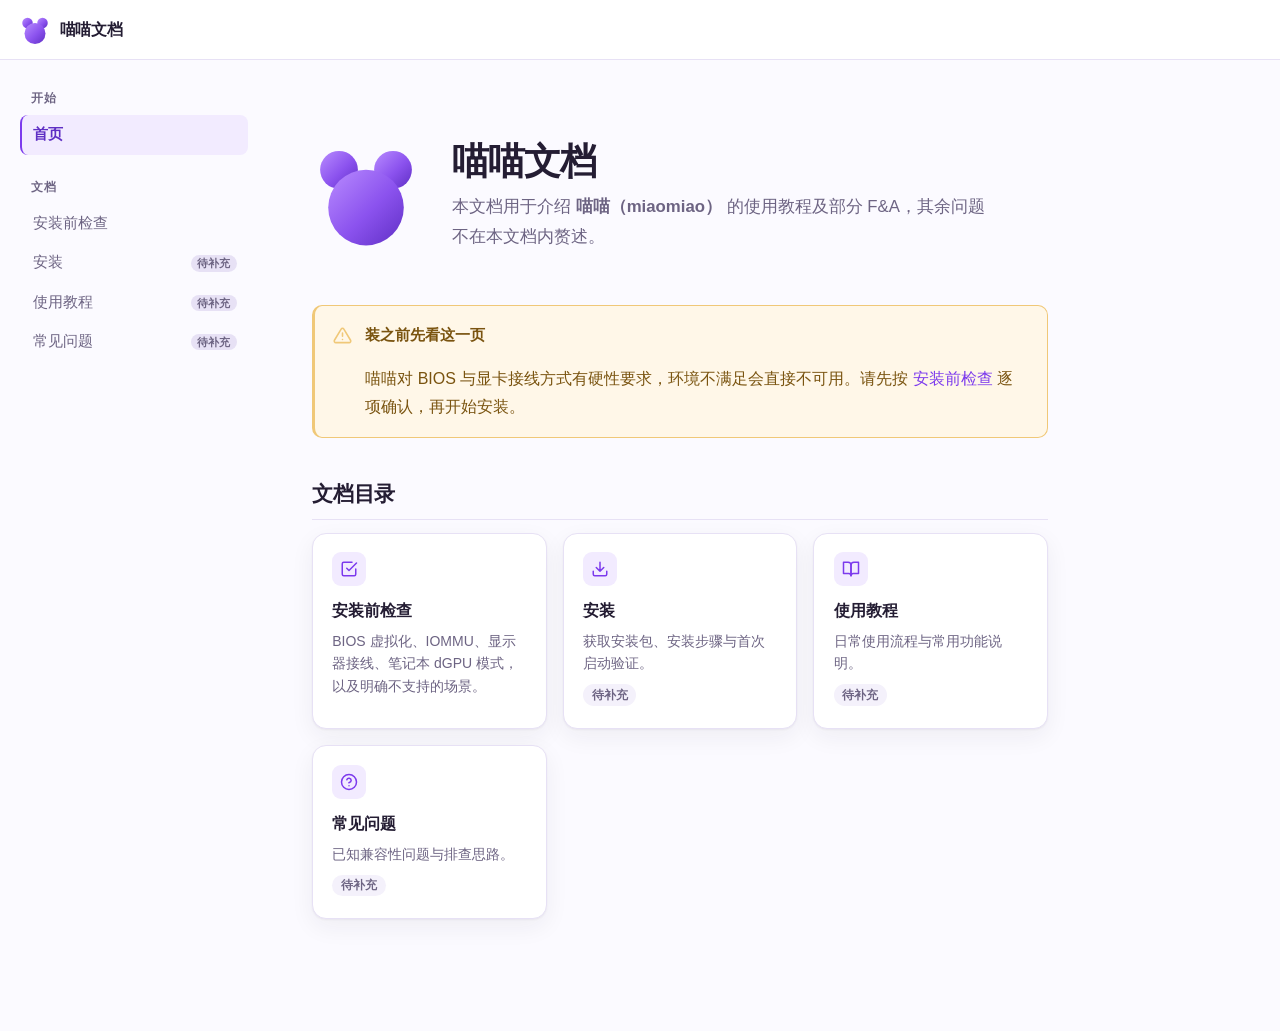
<file: index.html>
<!DOCTYPE html>
<html lang="zh-CN">
<head>
<meta charset="utf-8">
<meta name="viewport" content="width=device-width, initial-scale=1">
<title>喵喵文档 · 使用教程与常见问题</title>
<meta name="description" content="喵喵（miaomiao）的使用教程、安装前环境检查与常见问题。">
<link rel="icon" type="image/svg+xml" href="/favicon.svg">
<link rel="stylesheet" href="/assets/css/style.css">
</head>
<body>

<header class="topbar">
  <button class="nav-toggle" type="button" aria-expanded="false" aria-controls="sidebar" aria-label="切换导航">
    <svg viewBox="0 0 24 24" fill="none" stroke="currentColor" stroke-width="2" stroke-linecap="round" aria-hidden="true">
      <path d="M4 7h16M4 12h16M4 17h16"/>
    </svg>
  </button>
  <a class="brand" href="/">
    <img src="/assets/img/miaomiao.svg" alt="" width="30" height="30">
    <span>喵喵文档</span>
  </a>
</header>

<div class="scrim"></div>

<div class="layout">
  <nav class="sidebar" id="sidebar" aria-label="文档导航">
    <div class="side-group">
      <p class="side-title">开始</p>
      <a class="side-link" href="/" aria-current="page">首页</a>
    </div>
    <div class="side-group">
      <p class="side-title">文档</p>
      <a class="side-link" href="/docs/prerequisites.html">安装前检查</a>
      <a class="side-link" href="/docs/install.html">安装<span class="side-badge">待补充</span></a>
      <a class="side-link" href="/docs/usage.html">使用教程<span class="side-badge">待补充</span></a>
      <a class="side-link" href="/docs/faq.html">常见问题<span class="side-badge">待补充</span></a>
    </div>
  </nav>

  <main class="content">
    <div class="doc">

      <div class="hero">
        <div class="hero-mark" aria-hidden="true">
          <svg viewBox="0 0 120 120">
            <defs>
              <linearGradient id="hero-g" x1="0" y1="0" x2="1" y2="1">
                <stop offset="0" stop-color="#b98cff"/>
                <stop offset="0.55" stop-color="#8b52ee"/>
                <stop offset="1" stop-color="#5f2fc4"/>
              </linearGradient>
            </defs>
            <circle cx="30" cy="32" r="21" fill="url(#hero-g)"/>
            <circle cx="90" cy="32" r="21" fill="url(#hero-g)"/>
            <circle cx="60" cy="74" r="42" fill="url(#hero-g)"/>
          </svg>
        </div>
        <div class="hero-text">
          <h1>喵喵文档</h1>
          <p>本文档用于介绍 <strong>喵喵（miaomiao）</strong> 的使用教程及部分 F&amp;A，其余问题不在本文档内赘述。</p>
        </div>
      </div>

      <div class="callout callout--warn">
        <svg viewBox="0 0 24 24" fill="none" stroke="currentColor" stroke-width="2" stroke-linecap="round" stroke-linejoin="round" aria-hidden="true">
          <path d="M10.29 3.86 1.82 18a2 2 0 0 0 1.71 3h16.94a2 2 0 0 0 1.71-3L13.71 3.86a2 2 0 0 0-3.42 0Z"/><path d="M12 9v4M12 17h.01"/>
        </svg>
        <div class="callout-body">
          <p class="callout-title">装之前先看这一页</p>
          <p>喵喵对 BIOS 与显卡接线方式有硬性要求，环境不满足会直接不可用。请先按 <a href="/docs/prerequisites.html">安装前检查</a> 逐项确认，再开始安装。</p>
        </div>
      </div>

      <h2>文档目录</h2>
      <div class="cards">
        <a class="card" href="/docs/prerequisites.html">
          <span class="card-ico">
            <svg viewBox="0 0 24 24" fill="none" stroke="currentColor" stroke-width="2" stroke-linecap="round" stroke-linejoin="round" aria-hidden="true"><path d="M9 11l3 3L22 4"/><path d="M21 12v7a2 2 0 0 1-2 2H5a2 2 0 0 1-2-2V5a2 2 0 0 1 2-2h11"/></svg>
          </span>
          <h3>安装前检查</h3>
          <p>BIOS 虚拟化、IOMMU、显示器接线、笔记本 dGPU 模式，以及明确不支持的场景。</p>
        </a>

        <a class="card" href="/docs/install.html">
          <span class="card-ico">
            <svg viewBox="0 0 24 24" fill="none" stroke="currentColor" stroke-width="2" stroke-linecap="round" stroke-linejoin="round" aria-hidden="true"><path d="M21 15v4a2 2 0 0 1-2 2H5a2 2 0 0 1-2-2v-4"/><path d="M7 10l5 5 5-5M12 15V3"/></svg>
          </span>
          <h3>安装</h3>
          <p>获取安装包、安装步骤与首次启动验证。</p>
          <span class="todo-flag">待补充</span>
        </a>

        <a class="card" href="/docs/usage.html">
          <span class="card-ico">
            <svg viewBox="0 0 24 24" fill="none" stroke="currentColor" stroke-width="2" stroke-linecap="round" stroke-linejoin="round" aria-hidden="true"><path d="M2 3h6a4 4 0 0 1 4 4v14a3 3 0 0 0-3-3H2z"/><path d="M22 3h-6a4 4 0 0 0-4 4v14a3 3 0 0 1 3-3h7z"/></svg>
          </span>
          <h3>使用教程</h3>
          <p>日常使用流程与常用功能说明。</p>
          <span class="todo-flag">待补充</span>
        </a>

        <a class="card" href="/docs/faq.html">
          <span class="card-ico">
            <svg viewBox="0 0 24 24" fill="none" stroke="currentColor" stroke-width="2" stroke-linecap="round" stroke-linejoin="round" aria-hidden="true"><circle cx="12" cy="12" r="10"/><path d="M9.09 9a3 3 0 0 1 5.83 1c0 2-3 3-3 3M12 17h.01"/></svg>
          </span>
          <h3>常见问题</h3>
          <p>已知兼容性问题与排查思路。</p>
          <span class="todo-flag">待补充</span>
        </a>
      </div>

    </div>
  </main>
</div>

<script src="/assets/js/main.js"></script>
</body>
</html>
</file>
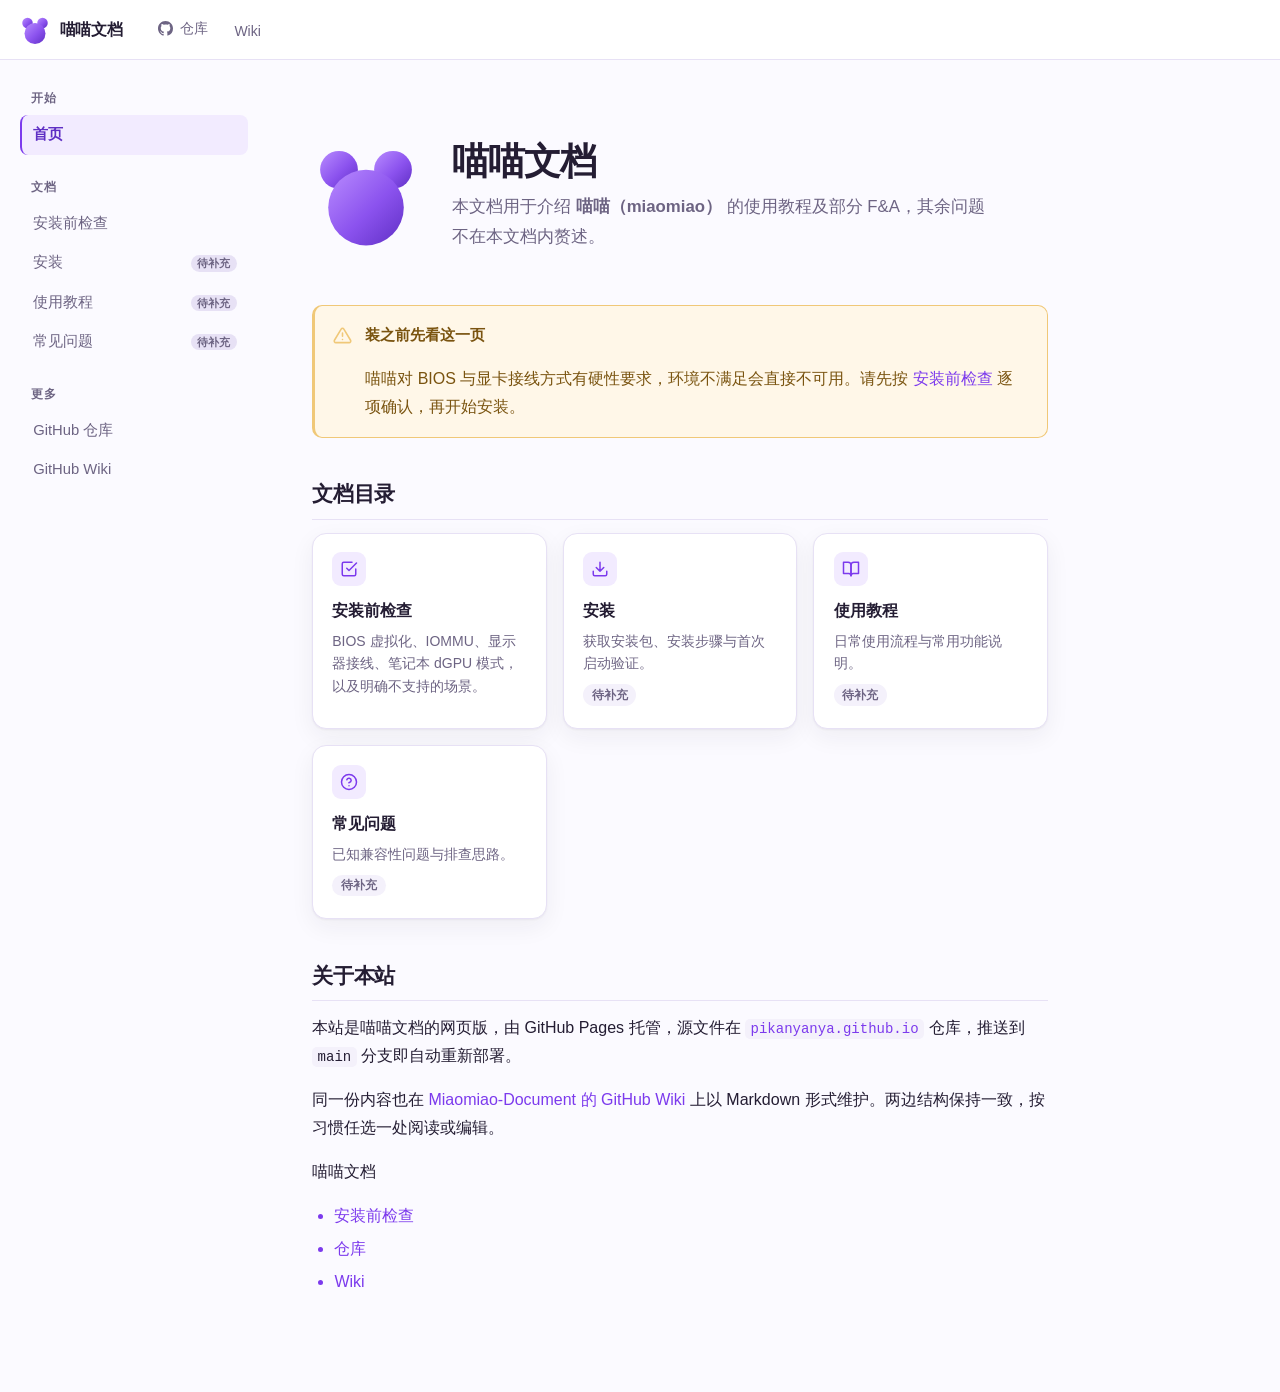
<file: website/index.html>
<!DOCTYPE html>
<html lang="zh-CN">
<head>
<meta charset="utf-8">
<meta name="viewport" content="width=device-width, initial-scale=1">
<title>喵喵文档 · 使用教程与常见问题</title>
<meta name="description" content="喵喵（miaomiao）的使用教程、安装前环境检查与常见问题。">
<link rel="icon" type="image/svg+xml" href="/favicon.svg">
<link rel="stylesheet" href="/assets/css/style.css">
</head>
<body>

<header class="topbar">
  <button class="nav-toggle" type="button" aria-expanded="false" aria-controls="sidebar" aria-label="切换导航">
    <svg viewBox="0 0 24 24" fill="none" stroke="currentColor" stroke-width="2" stroke-linecap="round" aria-hidden="true">
      <path d="M4 7h16M4 12h16M4 17h16"/>
    </svg>
  </button>
  <a class="brand" href="/">
    <img src="/assets/img/miaomiao.svg" alt="" width="30" height="30">
    <span>喵喵文档</span>
  </a>
  <div class="topbar-spacer"></div>
  <nav class="topbar-links" aria-label="外部链接">
    <a class="ghost-link" href="https://github.com/pikanyanya/Miaomiao-Document" rel="noopener">
      <svg viewBox="0 0 16 16" width="15" height="15" fill="currentColor" aria-hidden="true"><path d="M8 0C3.58 0 0 3.58 0 8c0 3.54 2.29 6.53 5.47 7.59.4.07.55-.17.55-.38 0-.19-.01-.82-.01-1.49-2.01.37-2.53-.49-2.69-.94-.09-.23-.48-.94-.82-1.13-.28-.15-.68-.52-.01-.53.63-.01 1.08.58 1.23.82.72 1.21 1.87.87 2.33.66.07-.52.28-.87.51-1.07-1.78-.2-3.64-.89-3.64-3.95 0-.87.31-1.59.82-2.15-.08-.2-.36-1.02.08-2.12 0 0 .67-.21 2.2.82a7.4 7.4 0 0 1 2-.27c.68 0 1.36.09 2 .27 1.53-1.04 2.2-.82 2.2-.82.44 1.1.16 1.92.08 2.12.51.56.82 1.27.82 2.15 0 3.07-1.87 3.75-3.65 3.95.29.25.54.73.54 1.48 0 1.07-.01 1.93-.01 2.2 0 .21.15.46.55.38A8.01 8.01 0 0 0 16 8c0-4.42-3.58-8-8-8Z"/></svg>
      仓库
    </a>
    <a class="ghost-link" href="https://github.com/pikanyanya/Miaomiao-Document/wiki" rel="noopener">Wiki</a>
  </nav>
</header>

<div class="scrim"></div>

<div class="layout">
  <nav class="sidebar" id="sidebar" aria-label="文档导航">
    <div class="side-group">
      <p class="side-title">开始</p>
      <a class="side-link" href="/" aria-current="page">首页</a>
    </div>
    <div class="side-group">
      <p class="side-title">文档</p>
      <a class="side-link" href="/docs/prerequisites.html">安装前检查</a>
      <a class="side-link" href="/docs/install.html">安装<span class="side-badge">待补充</span></a>
      <a class="side-link" href="/docs/usage.html">使用教程<span class="side-badge">待补充</span></a>
      <a class="side-link" href="/docs/faq.html">常见问题<span class="side-badge">待补充</span></a>
    </div>
    <div class="side-group">
      <p class="side-title">更多</p>
      <a class="side-link" href="https://github.com/pikanyanya/Miaomiao-Document" rel="noopener">GitHub 仓库</a>
      <a class="side-link" href="https://github.com/pikanyanya/Miaomiao-Document/wiki" rel="noopener">GitHub Wiki</a>
    </div>
  </nav>

  <main class="content">
    <div class="doc">

      <div class="hero">
        <div class="hero-mark" aria-hidden="true">
          <svg viewBox="0 0 120 120">
            <defs>
              <linearGradient id="hero-g" x1="0" y1="0" x2="1" y2="1">
                <stop offset="0" stop-color="#b98cff"/>
                <stop offset="0.55" stop-color="#8b52ee"/>
                <stop offset="1" stop-color="#5f2fc4"/>
              </linearGradient>
            </defs>
            <circle cx="30" cy="32" r="21" fill="url(#hero-g)"/>
            <circle cx="90" cy="32" r="21" fill="url(#hero-g)"/>
            <circle cx="60" cy="74" r="42" fill="url(#hero-g)"/>
          </svg>
        </div>
        <div class="hero-text">
          <h1>喵喵文档</h1>
          <p>本文档用于介绍 <strong>喵喵（miaomiao）</strong> 的使用教程及部分 F&amp;A，其余问题不在本文档内赘述。</p>
        </div>
      </div>

      <div class="callout callout--warn">
        <svg viewBox="0 0 24 24" fill="none" stroke="currentColor" stroke-width="2" stroke-linecap="round" stroke-linejoin="round" aria-hidden="true">
          <path d="M10.29 3.86 1.82 18a2 2 0 0 0 1.71 3h16.94a2 2 0 0 0 1.71-3L13.71 3.86a2 2 0 0 0-3.42 0Z"/><path d="M12 9v4M12 17h.01"/>
        </svg>
        <div class="callout-body">
          <p class="callout-title">装之前先看这一页</p>
          <p>喵喵对 BIOS 与显卡接线方式有硬性要求，环境不满足会直接不可用。请先按 <a href="/docs/prerequisites.html">安装前检查</a> 逐项确认，再开始安装。</p>
        </div>
      </div>

      <h2>文档目录</h2>
      <div class="cards">
        <a class="card" href="/docs/prerequisites.html">
          <span class="card-ico">
            <svg viewBox="0 0 24 24" fill="none" stroke="currentColor" stroke-width="2" stroke-linecap="round" stroke-linejoin="round" aria-hidden="true"><path d="M9 11l3 3L22 4"/><path d="M21 12v7a2 2 0 0 1-2 2H5a2 2 0 0 1-2-2V5a2 2 0 0 1 2-2h11"/></svg>
          </span>
          <h3>安装前检查</h3>
          <p>BIOS 虚拟化、IOMMU、显示器接线、笔记本 dGPU 模式，以及明确不支持的场景。</p>
        </a>

        <a class="card" href="/docs/install.html">
          <span class="card-ico">
            <svg viewBox="0 0 24 24" fill="none" stroke="currentColor" stroke-width="2" stroke-linecap="round" stroke-linejoin="round" aria-hidden="true"><path d="M21 15v4a2 2 0 0 1-2 2H5a2 2 0 0 1-2-2v-4"/><path d="M7 10l5 5 5-5M12 15V3"/></svg>
          </span>
          <h3>安装</h3>
          <p>获取安装包、安装步骤与首次启动验证。</p>
          <span class="todo-flag">待补充</span>
        </a>

        <a class="card" href="/docs/usage.html">
          <span class="card-ico">
            <svg viewBox="0 0 24 24" fill="none" stroke="currentColor" stroke-width="2" stroke-linecap="round" stroke-linejoin="round" aria-hidden="true"><path d="M2 3h6a4 4 0 0 1 4 4v14a3 3 0 0 0-3-3H2z"/><path d="M22 3h-6a4 4 0 0 0-4 4v14a3 3 0 0 1 3-3h7z"/></svg>
          </span>
          <h3>使用教程</h3>
          <p>日常使用流程与常用功能说明。</p>
          <span class="todo-flag">待补充</span>
        </a>

        <a class="card" href="/docs/faq.html">
          <span class="card-ico">
            <svg viewBox="0 0 24 24" fill="none" stroke="currentColor" stroke-width="2" stroke-linecap="round" stroke-linejoin="round" aria-hidden="true"><circle cx="12" cy="12" r="10"/><path d="M9.09 9a3 3 0 0 1 5.83 1c0 2-3 3-3 3M12 17h.01"/></svg>
          </span>
          <h3>常见问题</h3>
          <p>已知兼容性问题与排查思路。</p>
          <span class="todo-flag">待补充</span>
        </a>
      </div>

      <h2>关于本站</h2>
      <p>本站是喵喵文档的网页版，由 GitHub Pages 托管，源文件在 <a href="https://github.com/pikanyanya/pikanyanya.github.io" rel="noopener"><code>pikanyanya.github.io</code></a> 仓库，推送到 <code>main</code> 分支即自动重新部署。</p>
      <p>同一份内容也在 <a href="https://github.com/pikanyanya/Miaomiao-Document/wiki" rel="noopener">Miaomiao-Document 的 GitHub Wiki</a> 上以 Markdown 形式维护。两边结构保持一致，按习惯任选一处阅读或编辑。</p>

      <footer class="site-footer">
        <p>喵喵文档</p>
        <ul>
          <li><a href="/docs/prerequisites.html">安装前检查</a></li>
          <li><a href="https://github.com/pikanyanya/Miaomiao-Document" rel="noopener">仓库</a></li>
          <li><a href="https://github.com/pikanyanya/Miaomiao-Document/wiki" rel="noopener">Wiki</a></li>
        </ul>
      </footer>

    </div>
  </main>
</div>

<script src="/assets/js/main.js"></script>
</body>
</html>
</file>
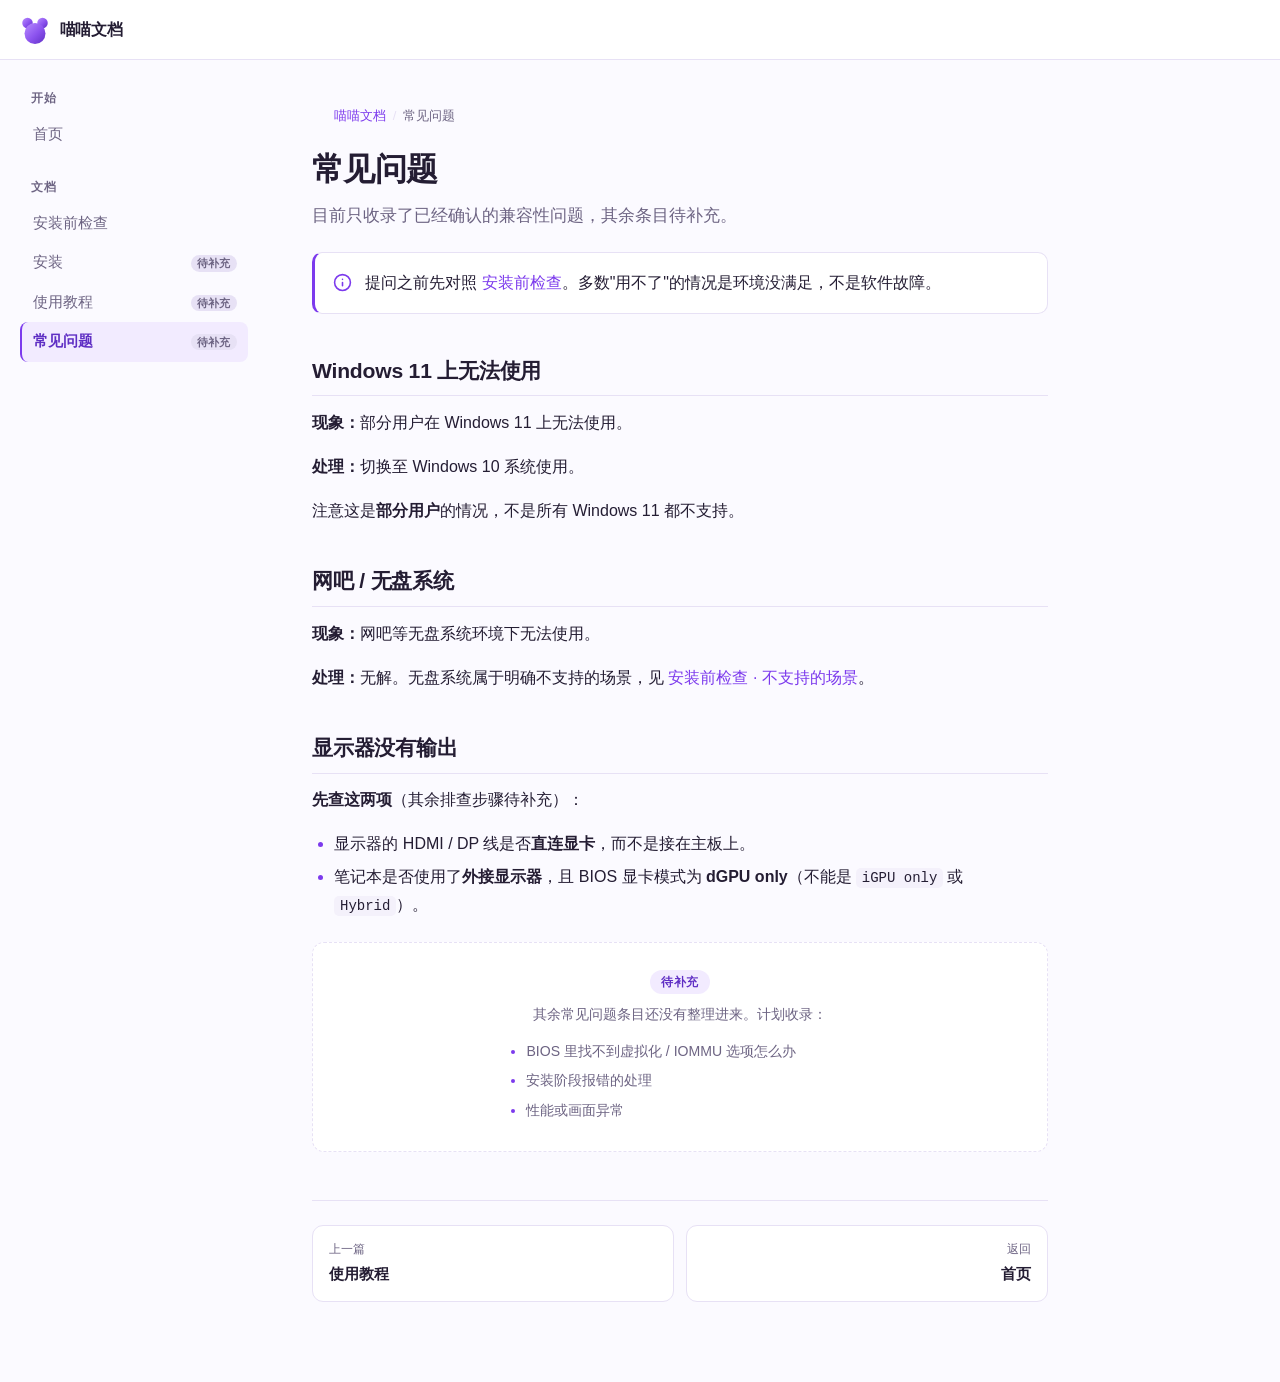
<file: docs/faq.html>
<!DOCTYPE html>
<html lang="zh-CN">
<head>
<meta charset="utf-8">
<meta name="viewport" content="width=device-width, initial-scale=1">
<title>常见问题 · 喵喵文档</title>
<meta name="description" content="喵喵的常见问题与已知兼容性说明。部分条目待补充。">
<link rel="icon" type="image/svg+xml" href="/favicon.svg">
<link rel="stylesheet" href="/assets/css/style.css">
</head>
<body>

<header class="topbar">
  <button class="nav-toggle" type="button" aria-expanded="false" aria-controls="sidebar" aria-label="切换导航">
    <svg viewBox="0 0 24 24" fill="none" stroke="currentColor" stroke-width="2" stroke-linecap="round" aria-hidden="true">
      <path d="M4 7h16M4 12h16M4 17h16"/>
    </svg>
  </button>
  <a class="brand" href="/">
    <img src="/assets/img/miaomiao.svg" alt="" width="30" height="30">
    <span>喵喵文档</span>
  </a>
</header>

<div class="scrim"></div>

<div class="layout">
  <nav class="sidebar" id="sidebar" aria-label="文档导航">
    <div class="side-group">
      <p class="side-title">开始</p>
      <a class="side-link" href="/">首页</a>
    </div>
    <div class="side-group">
      <p class="side-title">文档</p>
      <a class="side-link" href="/docs/prerequisites.html">安装前检查</a>
      <a class="side-link" href="/docs/install.html">安装<span class="side-badge">待补充</span></a>
      <a class="side-link" href="/docs/usage.html">使用教程<span class="side-badge">待补充</span></a>
      <a class="side-link" href="/docs/faq.html" aria-current="page">常见问题<span class="side-badge">待补充</span></a>
    </div>
  </nav>

  <main class="content">
    <div class="doc">

      <nav class="breadcrumb" aria-label="面包屑">
        <ol>
          <li><a href="/">喵喵文档</a></li>
          <li aria-current="page">常见问题</li>
        </ol>
      </nav>

      <h1>常见问题</h1>
      <p class="lead">目前只收录了已经确认的兼容性问题，其余条目待补充。</p>

      <div class="callout callout--info">
        <svg viewBox="0 0 24 24" fill="none" stroke="currentColor" stroke-width="2" stroke-linecap="round" stroke-linejoin="round" aria-hidden="true"><circle cx="12" cy="12" r="10"/><path d="M12 16v-4M12 8h.01"/></svg>
        <div class="callout-body">
          <p>提问之前先对照 <a href="/docs/prerequisites.html">安装前检查</a>。多数"用不了"的情况是环境没满足，不是软件故障。</p>
        </div>
      </div>

      <h2 id="win11">Windows 11 上无法使用</h2>
      <p><strong>现象：</strong>部分用户在 Windows 11 上无法使用。</p>
      <p><strong>处理：</strong>切换至 Windows 10 系统使用。</p>
      <p>注意这是<strong>部分用户</strong>的情况，不是所有 Windows 11 都不支持。</p>

      <h2 id="netdisk">网吧 / 无盘系统</h2>
      <p><strong>现象：</strong>网吧等无盘系统环境下无法使用。</p>
      <p><strong>处理：</strong>无解。无盘系统属于明确不支持的场景，见 <a href="/docs/prerequisites.html#unsupported">安装前检查 · 不支持的场景</a>。</p>

      <h2 id="no-display">显示器没有输出</h2>
      <p><strong>先查这两项</strong>（其余排查步骤待补充）：</p>
      <ul>
        <li>显示器的 HDMI / DP 线是否<strong>直连显卡</strong>，而不是接在主板上。</li>
        <li>笔记本是否使用了<strong>外接显示器</strong>，且 BIOS 显卡模式为 <strong>dGPU only</strong>（不能是 <code>iGPU only</code> 或 <code>Hybrid</code>）。</li>
      </ul>

      <div class="todo">
        <span class="todo-tag">待补充</span>
        <p>其余常见问题条目还没有整理进来。计划收录：</p>
        <ul>
          <li>BIOS 里找不到虚拟化 / IOMMU 选项怎么办</li>
          <li>安装阶段报错的处理</li>
          <li>性能或画面异常</li>
        </ul>
      </div>

      <nav class="pager" aria-label="分页">
        <a class="prev" href="/docs/usage.html"><span>上一篇</span><strong>使用教程</strong></a>
        <a class="next" href="/"><span>返回</span><strong>首页</strong></a>
      </nav>

    </div>
  </main>
</div>

<script src="/assets/js/main.js"></script>
</body>
</html>
</file>
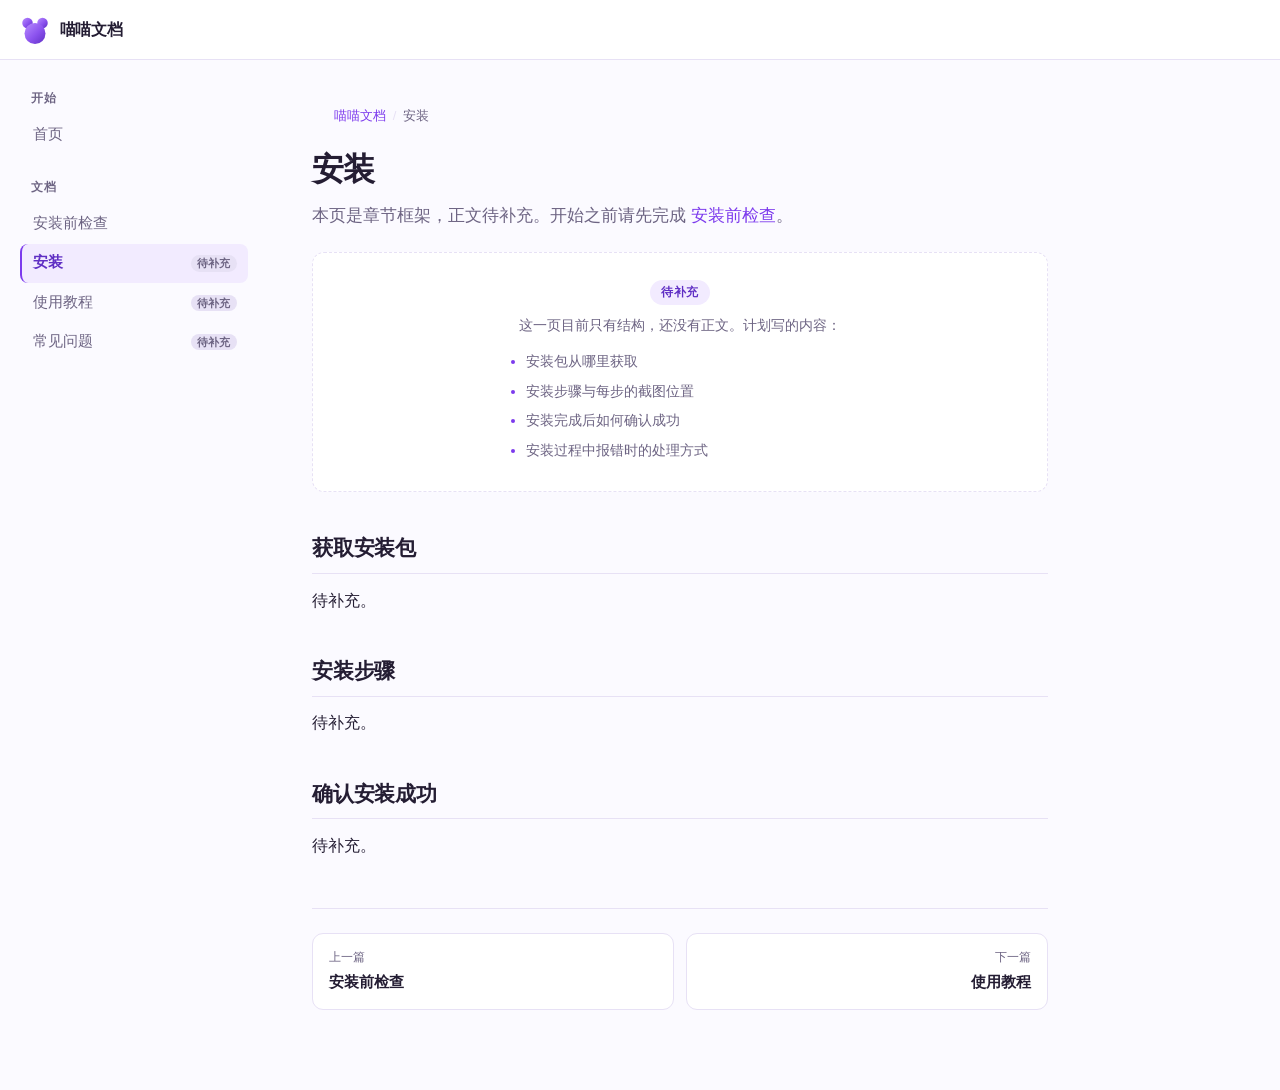
<file: docs/install.html>
<!DOCTYPE html>
<html lang="zh-CN">
<head>
<meta charset="utf-8">
<meta name="viewport" content="width=device-width, initial-scale=1">
<title>安装 · 喵喵文档</title>
<meta name="description" content="喵喵的安装步骤。本页为框架占位，内容待补充。">
<link rel="icon" type="image/svg+xml" href="/favicon.svg">
<link rel="stylesheet" href="/assets/css/style.css">
</head>
<body>

<header class="topbar">
  <button class="nav-toggle" type="button" aria-expanded="false" aria-controls="sidebar" aria-label="切换导航">
    <svg viewBox="0 0 24 24" fill="none" stroke="currentColor" stroke-width="2" stroke-linecap="round" aria-hidden="true">
      <path d="M4 7h16M4 12h16M4 17h16"/>
    </svg>
  </button>
  <a class="brand" href="/">
    <img src="/assets/img/miaomiao.svg" alt="" width="30" height="30">
    <span>喵喵文档</span>
  </a>
</header>

<div class="scrim"></div>

<div class="layout">
  <nav class="sidebar" id="sidebar" aria-label="文档导航">
    <div class="side-group">
      <p class="side-title">开始</p>
      <a class="side-link" href="/">首页</a>
    </div>
    <div class="side-group">
      <p class="side-title">文档</p>
      <a class="side-link" href="/docs/prerequisites.html">安装前检查</a>
      <a class="side-link" href="/docs/install.html" aria-current="page">安装<span class="side-badge">待补充</span></a>
      <a class="side-link" href="/docs/usage.html">使用教程<span class="side-badge">待补充</span></a>
      <a class="side-link" href="/docs/faq.html">常见问题<span class="side-badge">待补充</span></a>
    </div>
  </nav>

  <main class="content">
    <div class="doc">

      <nav class="breadcrumb" aria-label="面包屑">
        <ol>
          <li><a href="/">喵喵文档</a></li>
          <li aria-current="page">安装</li>
        </ol>
      </nav>

      <h1>安装</h1>
      <p class="lead">本页是章节框架，正文待补充。开始之前请先完成 <a href="/docs/prerequisites.html">安装前检查</a>。</p>

      <div class="todo">
        <span class="todo-tag">待补充</span>
        <p>这一页目前只有结构，还没有正文。计划写的内容：</p>
        <ul>
          <li>安装包从哪里获取</li>
          <li>安装步骤与每步的截图位置</li>
          <li>安装完成后如何确认成功</li>
          <li>安装过程中报错时的处理方式</li>
        </ul>
      </div>

      <h2 id="get">获取安装包</h2>
      <p>待补充。</p>

      <h2 id="steps">安装步骤</h2>
      <p>待补充。</p>

      <h2 id="verify">确认安装成功</h2>
      <p>待补充。</p>

      <nav class="pager" aria-label="分页">
        <a class="prev" href="/docs/prerequisites.html"><span>上一篇</span><strong>安装前检查</strong></a>
        <a class="next" href="/docs/usage.html"><span>下一篇</span><strong>使用教程</strong></a>
      </nav>

    </div>
  </main>
</div>

<script src="/assets/js/main.js"></script>
</body>
</html>
</file>
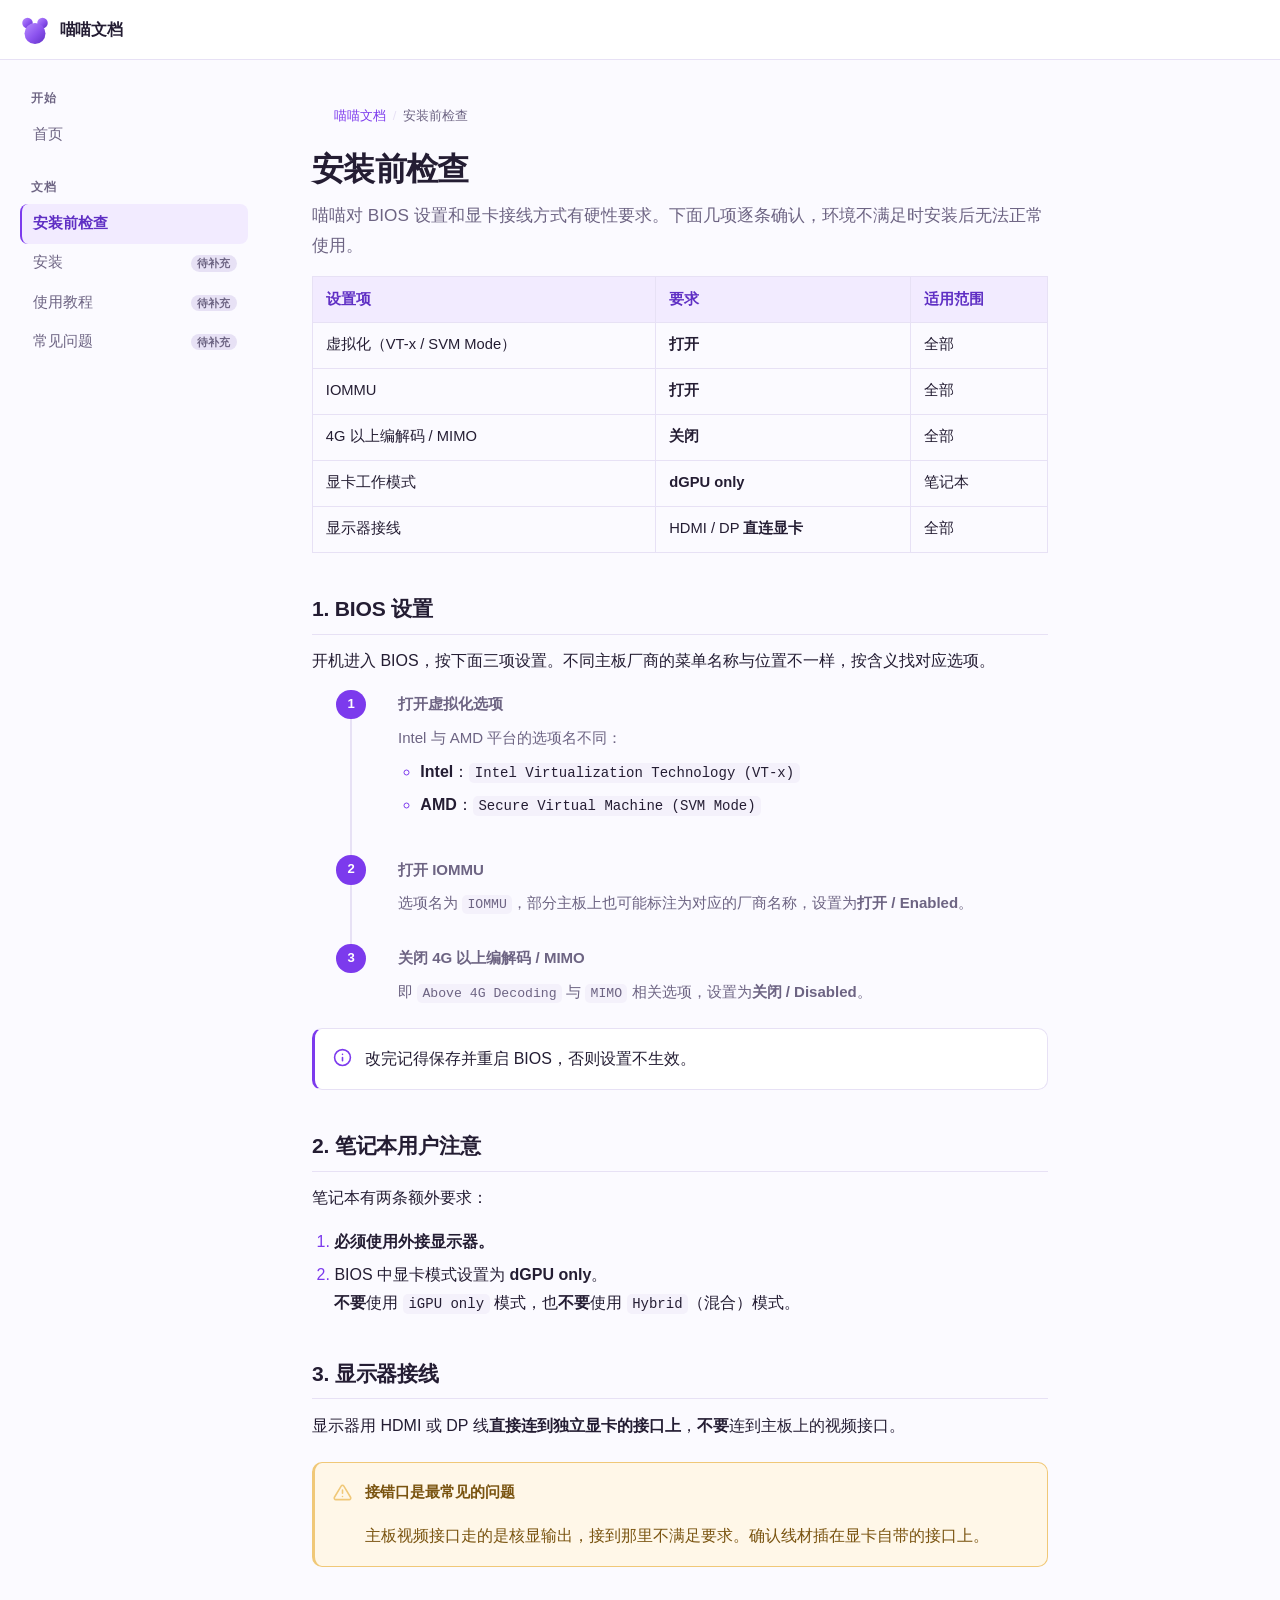
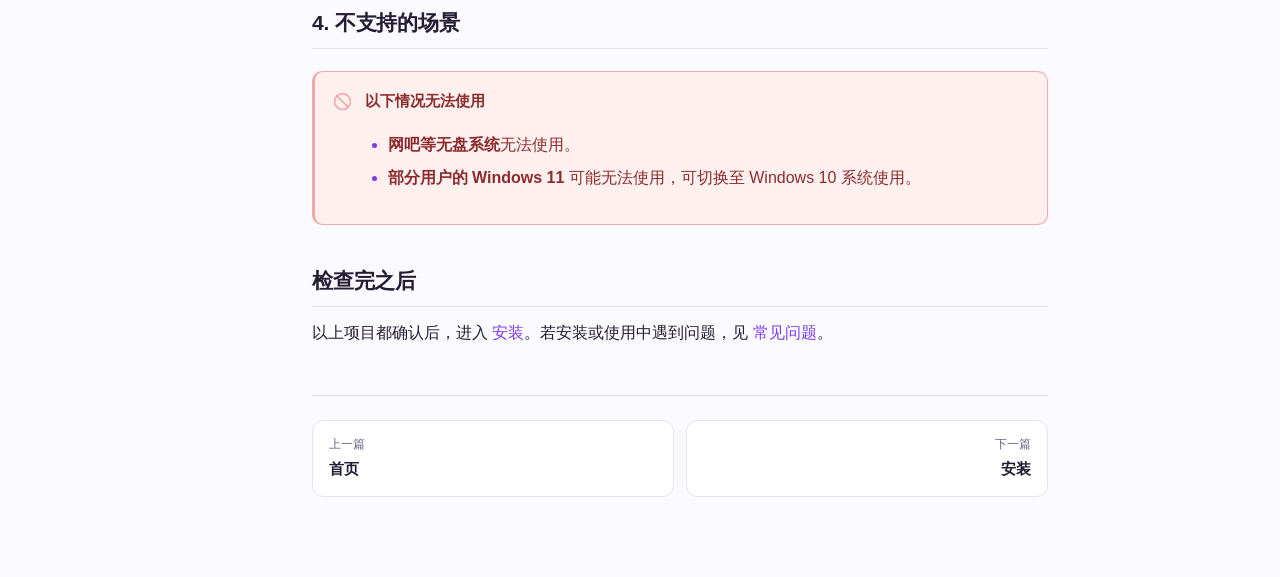
<file: docs/prerequisites.html>
<!DOCTYPE html>
<html lang="zh-CN">
<head>
<meta charset="utf-8">
<meta name="viewport" content="width=device-width, initial-scale=1">
<title>安装前检查 · 喵喵文档</title>
<meta name="description" content="喵喵安装前的 BIOS 设置、笔记本显卡模式、显示器接线要求，以及明确不支持的使用场景。">
<link rel="icon" type="image/svg+xml" href="/favicon.svg">
<link rel="stylesheet" href="/assets/css/style.css">
</head>
<body>

<header class="topbar">
  <button class="nav-toggle" type="button" aria-expanded="false" aria-controls="sidebar" aria-label="切换导航">
    <svg viewBox="0 0 24 24" fill="none" stroke="currentColor" stroke-width="2" stroke-linecap="round" aria-hidden="true">
      <path d="M4 7h16M4 12h16M4 17h16"/>
    </svg>
  </button>
  <a class="brand" href="/">
    <img src="/assets/img/miaomiao.svg" alt="" width="30" height="30">
    <span>喵喵文档</span>
  </a>
</header>

<div class="scrim"></div>

<div class="layout">
  <nav class="sidebar" id="sidebar" aria-label="文档导航">
    <div class="side-group">
      <p class="side-title">开始</p>
      <a class="side-link" href="/">首页</a>
    </div>
    <div class="side-group">
      <p class="side-title">文档</p>
      <a class="side-link" href="/docs/prerequisites.html" aria-current="page">安装前检查</a>
      <a class="side-link" href="/docs/install.html">安装<span class="side-badge">待补充</span></a>
      <a class="side-link" href="/docs/usage.html">使用教程<span class="side-badge">待补充</span></a>
      <a class="side-link" href="/docs/faq.html">常见问题<span class="side-badge">待补充</span></a>
    </div>
  </nav>

  <main class="content">
    <div class="doc">

      <nav class="breadcrumb" aria-label="面包屑">
        <ol>
          <li><a href="/">喵喵文档</a></li>
          <li aria-current="page">安装前检查</li>
        </ol>
      </nav>

      <h1>安装前检查</h1>
      <p class="lead">喵喵对 BIOS 设置和显卡接线方式有硬性要求。下面几项逐条确认，环境不满足时安装后无法正常使用。</p>

      <div class="table-wrap">
        <table>
          <caption class="sr-only" hidden>设置项速查</caption>
          <thead>
            <tr><th>设置项</th><th>要求</th><th>适用范围</th></tr>
          </thead>
          <tbody>
            <tr><td>虚拟化（VT-x / SVM Mode）</td><td><strong>打开</strong></td><td>全部</td></tr>
            <tr><td>IOMMU</td><td><strong>打开</strong></td><td>全部</td></tr>
            <tr><td>4G 以上编解码 / MIMO</td><td><strong>关闭</strong></td><td>全部</td></tr>
            <tr><td>显卡工作模式</td><td><strong>dGPU only</strong></td><td>笔记本</td></tr>
            <tr><td>显示器接线</td><td>HDMI / DP <strong>直连显卡</strong></td><td>全部</td></tr>
          </tbody>
        </table>
      </div>

      <h2 id="bios">1. BIOS 设置</h2>
      <p>开机进入 BIOS，按下面三项设置。不同主板厂商的菜单名称与位置不一样，按含义找对应选项。</p>

      <ol class="steps">
        <li>
          <p class="step-title">打开虚拟化选项</p>
          <p>Intel 与 AMD 平台的选项名不同：</p>
          <ul>
            <li><strong>Intel</strong>：<code>Intel Virtualization Technology (VT-x)</code></li>
            <li><strong>AMD</strong>：<code>Secure Virtual Machine (SVM Mode)</code></li>
          </ul>
        </li>
        <li>
          <p class="step-title">打开 IOMMU</p>
          <p>选项名为 <code>IOMMU</code>，部分主板上也可能标注为对应的厂商名称，设置为<strong>打开 / Enabled</strong>。</p>
        </li>
        <li>
          <p class="step-title">关闭 4G 以上编解码 / MIMO</p>
          <p>即 <code>Above 4G Decoding</code> 与 <code>MIMO</code> 相关选项，设置为<strong>关闭 / Disabled</strong>。</p>
        </li>
      </ol>

      <div class="callout callout--info">
        <svg viewBox="0 0 24 24" fill="none" stroke="currentColor" stroke-width="2" stroke-linecap="round" stroke-linejoin="round" aria-hidden="true"><circle cx="12" cy="12" r="10"/><path d="M12 16v-4M12 8h.01"/></svg>
        <div class="callout-body">
          <p>改完记得保存并重启 BIOS，否则设置不生效。</p>
        </div>
      </div>

      <h2 id="laptop">2. 笔记本用户注意</h2>
      <p>笔记本有两条额外要求：</p>
      <ol>
        <li><strong>必须使用外接显示器。</strong></li>
        <li>BIOS 中显卡模式设置为 <strong>dGPU only</strong>。<br>
          <strong>不要</strong>使用 <code>iGPU only</code> 模式，也<strong>不要</strong>使用 <code>Hybrid</code>（混合）模式。</li>
      </ol>

      <h2 id="cable">3. 显示器接线</h2>
      <p>显示器用 HDMI 或 DP 线<strong>直接连到独立显卡的接口上</strong>，<strong>不要</strong>连到主板上的视频接口。</p>

      <div class="callout callout--warn">
        <svg viewBox="0 0 24 24" fill="none" stroke="currentColor" stroke-width="2" stroke-linecap="round" stroke-linejoin="round" aria-hidden="true"><path d="M10.29 3.86 1.82 18a2 2 0 0 0 1.71 3h16.94a2 2 0 0 0 1.71-3L13.71 3.86a2 2 0 0 0-3.42 0Z"/><path d="M12 9v4M12 17h.01"/></svg>
        <div class="callout-body">
          <p class="callout-title">接错口是最常见的问题</p>
          <p>主板视频接口走的是核显输出，接到那里不满足要求。确认线材插在显卡自带的接口上。</p>
        </div>
      </div>

      <h2 id="unsupported">4. 不支持的场景</h2>
      <div class="callout callout--stop">
        <svg viewBox="0 0 24 24" fill="none" stroke="currentColor" stroke-width="2" stroke-linecap="round" stroke-linejoin="round" aria-hidden="true"><circle cx="12" cy="12" r="10"/><path d="M4.93 4.93l14.14 14.14"/></svg>
        <div class="callout-body">
          <p class="callout-title">以下情况无法使用</p>
          <ul>
            <li><strong>网吧等无盘系统</strong>无法使用。</li>
            <li><strong>部分用户的 Windows 11</strong> 可能无法使用，可切换至 Windows 10 系统使用。</li>
          </ul>
        </div>
      </div>

      <h2 id="next">检查完之后</h2>
      <p>以上项目都确认后，进入 <a href="/docs/install.html">安装</a>。若安装或使用中遇到问题，见 <a href="/docs/faq.html">常见问题</a>。</p>

      <nav class="pager" aria-label="分页">
        <a class="prev" href="/"><span>上一篇</span><strong>首页</strong></a>
        <a class="next" href="/docs/install.html"><span>下一篇</span><strong>安装</strong></a>
      </nav>

    </div>
  </main>
</div>

<script src="/assets/js/main.js"></script>
</body>
</html>
</file>
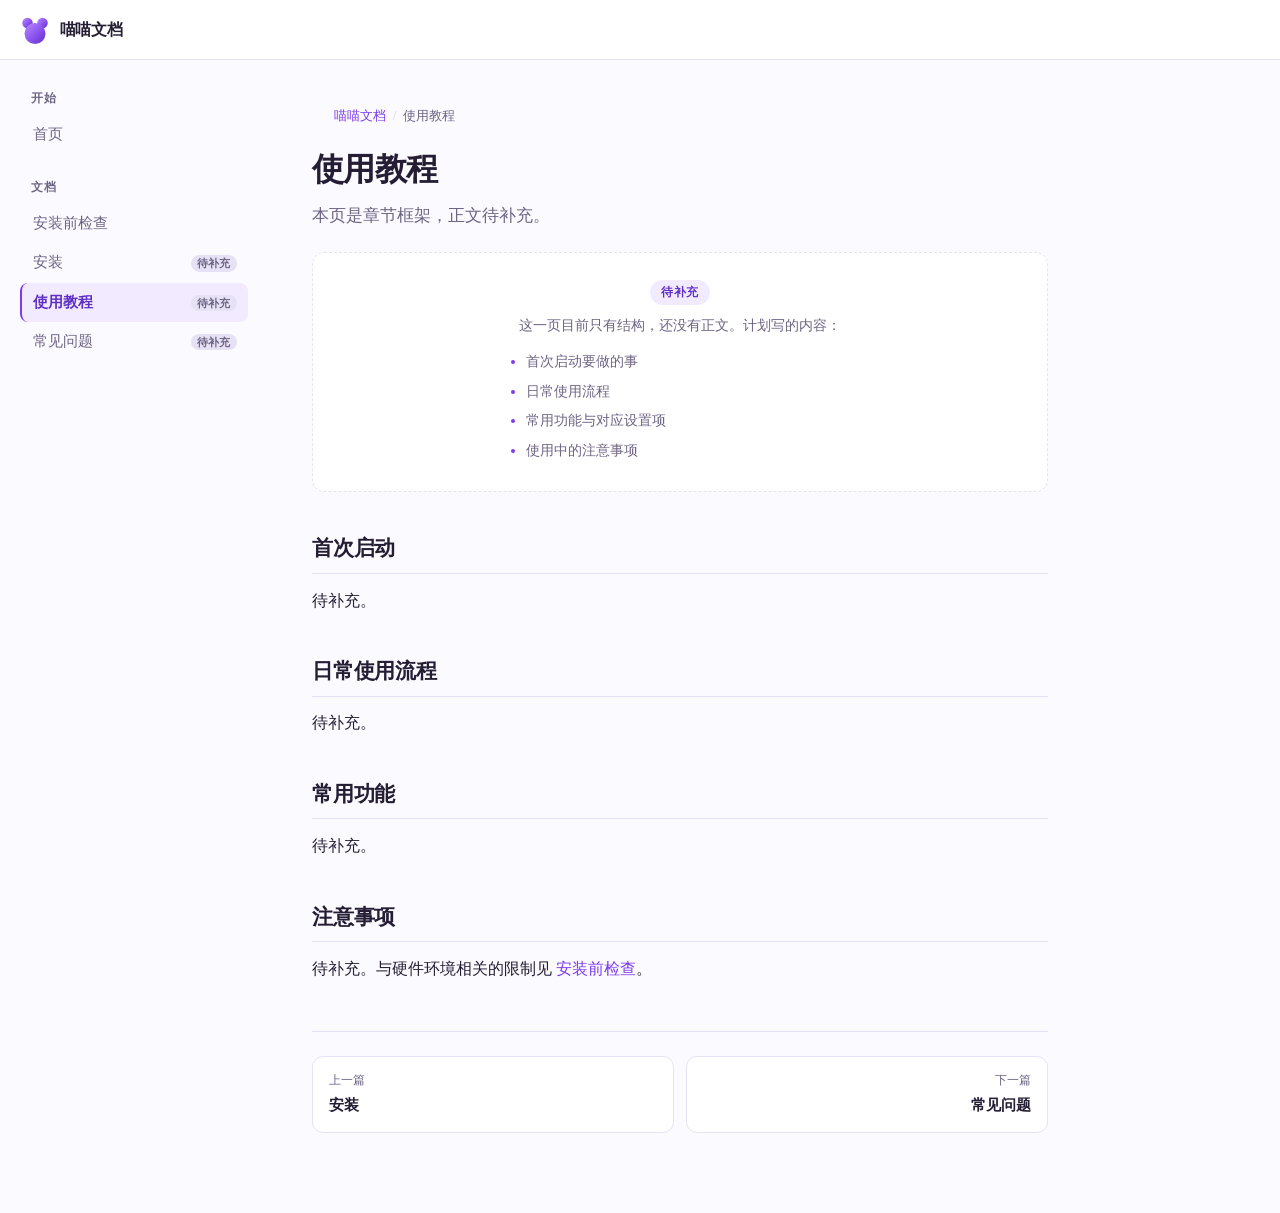
<file: docs/usage.html>
<!DOCTYPE html>
<html lang="zh-CN">
<head>
<meta charset="utf-8">
<meta name="viewport" content="width=device-width, initial-scale=1">
<title>使用教程 · 喵喵文档</title>
<meta name="description" content="喵喵的日常使用教程。本页为框架占位，内容待补充。">
<link rel="icon" type="image/svg+xml" href="/favicon.svg">
<link rel="stylesheet" href="/assets/css/style.css">
</head>
<body>

<header class="topbar">
  <button class="nav-toggle" type="button" aria-expanded="false" aria-controls="sidebar" aria-label="切换导航">
    <svg viewBox="0 0 24 24" fill="none" stroke="currentColor" stroke-width="2" stroke-linecap="round" aria-hidden="true">
      <path d="M4 7h16M4 12h16M4 17h16"/>
    </svg>
  </button>
  <a class="brand" href="/">
    <img src="/assets/img/miaomiao.svg" alt="" width="30" height="30">
    <span>喵喵文档</span>
  </a>
</header>

<div class="scrim"></div>

<div class="layout">
  <nav class="sidebar" id="sidebar" aria-label="文档导航">
    <div class="side-group">
      <p class="side-title">开始</p>
      <a class="side-link" href="/">首页</a>
    </div>
    <div class="side-group">
      <p class="side-title">文档</p>
      <a class="side-link" href="/docs/prerequisites.html">安装前检查</a>
      <a class="side-link" href="/docs/install.html">安装<span class="side-badge">待补充</span></a>
      <a class="side-link" href="/docs/usage.html" aria-current="page">使用教程<span class="side-badge">待补充</span></a>
      <a class="side-link" href="/docs/faq.html">常见问题<span class="side-badge">待补充</span></a>
    </div>
  </nav>

  <main class="content">
    <div class="doc">

      <nav class="breadcrumb" aria-label="面包屑">
        <ol>
          <li><a href="/">喵喵文档</a></li>
          <li aria-current="page">使用教程</li>
        </ol>
      </nav>

      <h1>使用教程</h1>
      <p class="lead">本页是章节框架，正文待补充。</p>

      <div class="todo">
        <span class="todo-tag">待补充</span>
        <p>这一页目前只有结构，还没有正文。计划写的内容：</p>
        <ul>
          <li>首次启动要做的事</li>
          <li>日常使用流程</li>
          <li>常用功能与对应设置项</li>
          <li>使用中的注意事项</li>
        </ul>
      </div>

      <h2 id="first-run">首次启动</h2>
      <p>待补充。</p>

      <h2 id="daily">日常使用流程</h2>
      <p>待补充。</p>

      <h2 id="features">常用功能</h2>
      <p>待补充。</p>

      <h2 id="notes">注意事项</h2>
      <p>待补充。与硬件环境相关的限制见 <a href="/docs/prerequisites.html">安装前检查</a>。</p>

      <nav class="pager" aria-label="分页">
        <a class="prev" href="/docs/install.html"><span>上一篇</span><strong>安装</strong></a>
        <a class="next" href="/docs/faq.html"><span>下一篇</span><strong>常见问题</strong></a>
      </nav>

    </div>
  </main>
</div>

<script src="/assets/js/main.js"></script>
</body>
</html>
</file>
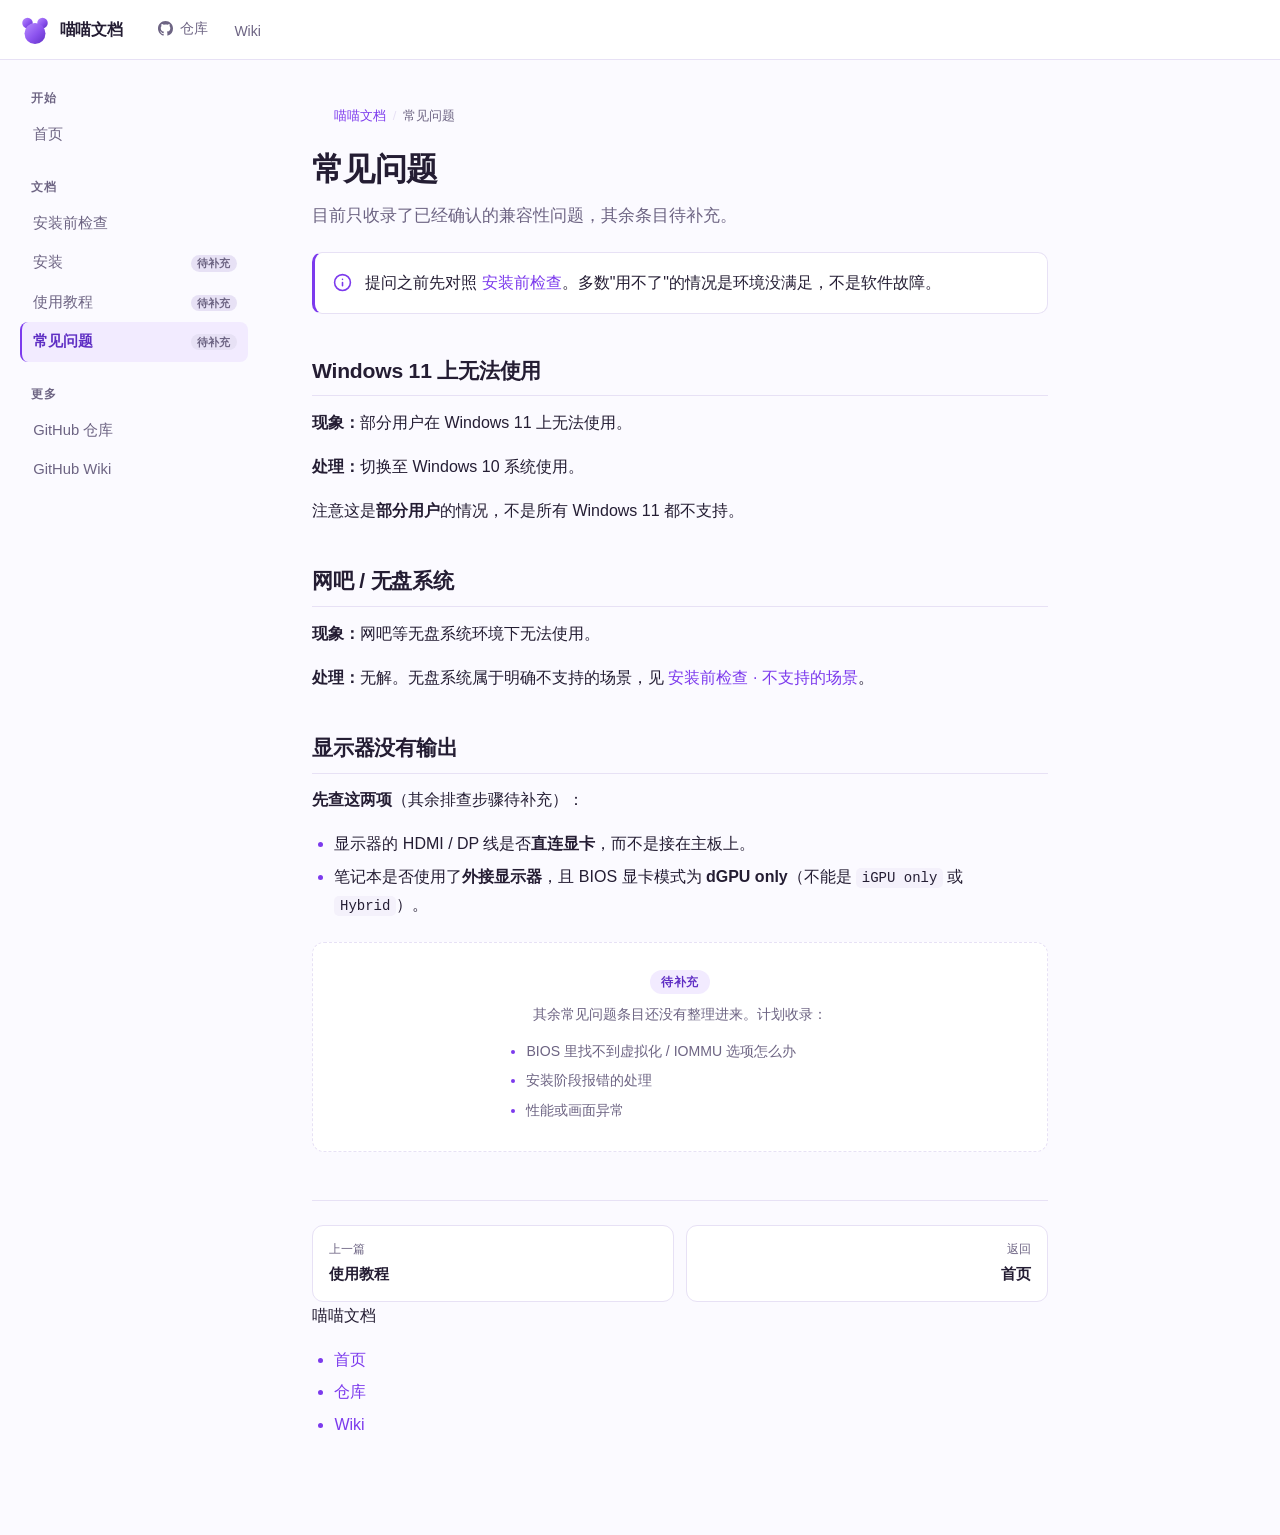
<file: website/docs/faq.html>
<!DOCTYPE html>
<html lang="zh-CN">
<head>
<meta charset="utf-8">
<meta name="viewport" content="width=device-width, initial-scale=1">
<title>常见问题 · 喵喵文档</title>
<meta name="description" content="喵喵的常见问题与已知兼容性说明。部分条目待补充。">
<link rel="icon" type="image/svg+xml" href="/favicon.svg">
<link rel="stylesheet" href="/assets/css/style.css">
</head>
<body>

<header class="topbar">
  <button class="nav-toggle" type="button" aria-expanded="false" aria-controls="sidebar" aria-label="切换导航">
    <svg viewBox="0 0 24 24" fill="none" stroke="currentColor" stroke-width="2" stroke-linecap="round" aria-hidden="true">
      <path d="M4 7h16M4 12h16M4 17h16"/>
    </svg>
  </button>
  <a class="brand" href="/">
    <img src="/assets/img/miaomiao.svg" alt="" width="30" height="30">
    <span>喵喵文档</span>
  </a>
  <div class="topbar-spacer"></div>
  <nav class="topbar-links" aria-label="外部链接">
    <a class="ghost-link" href="https://github.com/pikanyanya/Miaomiao-Document" rel="noopener">
      <svg viewBox="0 0 16 16" width="15" height="15" fill="currentColor" aria-hidden="true"><path d="M8 0C3.58 0 0 3.58 0 8c0 3.54 2.29 6.53 5.47 7.59.4.07.55-.17.55-.38 0-.19-.01-.82-.01-1.49-2.01.37-2.53-.49-2.69-.94-.09-.23-.48-.94-.82-1.13-.28-.15-.68-.52-.01-.53.63-.01 1.08.58 1.23.82.72 1.21 1.87.87 2.33.66.07-.52.28-.87.51-1.07-1.78-.2-3.64-.89-3.64-3.95 0-.87.31-1.59.82-2.15-.08-.2-.36-1.02.08-2.12 0 0 .67-.21 2.2.82a7.4 7.4 0 0 1 2-.27c.68 0 1.36.09 2 .27 1.53-1.04 2.2-.82 2.2-.82.44 1.1.16 1.92.08 2.12.51.56.82 1.27.82 2.15 0 3.07-1.87 3.75-3.65 3.95.29.25.54.73.54 1.48 0 1.07-.01 1.93-.01 2.2 0 .21.15.46.55.38A8.01 8.01 0 0 0 16 8c0-4.42-3.58-8-8-8Z"/></svg>
      仓库
    </a>
    <a class="ghost-link" href="https://github.com/pikanyanya/Miaomiao-Document/wiki" rel="noopener">Wiki</a>
  </nav>
</header>

<div class="scrim"></div>

<div class="layout">
  <nav class="sidebar" id="sidebar" aria-label="文档导航">
    <div class="side-group">
      <p class="side-title">开始</p>
      <a class="side-link" href="/">首页</a>
    </div>
    <div class="side-group">
      <p class="side-title">文档</p>
      <a class="side-link" href="/docs/prerequisites.html">安装前检查</a>
      <a class="side-link" href="/docs/install.html">安装<span class="side-badge">待补充</span></a>
      <a class="side-link" href="/docs/usage.html">使用教程<span class="side-badge">待补充</span></a>
      <a class="side-link" href="/docs/faq.html" aria-current="page">常见问题<span class="side-badge">待补充</span></a>
    </div>
    <div class="side-group">
      <p class="side-title">更多</p>
      <a class="side-link" href="https://github.com/pikanyanya/Miaomiao-Document" rel="noopener">GitHub 仓库</a>
      <a class="side-link" href="https://github.com/pikanyanya/Miaomiao-Document/wiki" rel="noopener">GitHub Wiki</a>
    </div>
  </nav>

  <main class="content">
    <div class="doc">

      <nav class="breadcrumb" aria-label="面包屑">
        <ol>
          <li><a href="/">喵喵文档</a></li>
          <li aria-current="page">常见问题</li>
        </ol>
      </nav>

      <h1>常见问题</h1>
      <p class="lead">目前只收录了已经确认的兼容性问题，其余条目待补充。</p>

      <div class="callout callout--info">
        <svg viewBox="0 0 24 24" fill="none" stroke="currentColor" stroke-width="2" stroke-linecap="round" stroke-linejoin="round" aria-hidden="true"><circle cx="12" cy="12" r="10"/><path d="M12 16v-4M12 8h.01"/></svg>
        <div class="callout-body">
          <p>提问之前先对照 <a href="/docs/prerequisites.html">安装前检查</a>。多数"用不了"的情况是环境没满足，不是软件故障。</p>
        </div>
      </div>

      <h2 id="win11">Windows 11 上无法使用</h2>
      <p><strong>现象：</strong>部分用户在 Windows 11 上无法使用。</p>
      <p><strong>处理：</strong>切换至 Windows 10 系统使用。</p>
      <p>注意这是<strong>部分用户</strong>的情况，不是所有 Windows 11 都不支持。</p>

      <h2 id="netdisk">网吧 / 无盘系统</h2>
      <p><strong>现象：</strong>网吧等无盘系统环境下无法使用。</p>
      <p><strong>处理：</strong>无解。无盘系统属于明确不支持的场景，见 <a href="/docs/prerequisites.html#unsupported">安装前检查 · 不支持的场景</a>。</p>

      <h2 id="no-display">显示器没有输出</h2>
      <p><strong>先查这两项</strong>（其余排查步骤待补充）：</p>
      <ul>
        <li>显示器的 HDMI / DP 线是否<strong>直连显卡</strong>，而不是接在主板上。</li>
        <li>笔记本是否使用了<strong>外接显示器</strong>，且 BIOS 显卡模式为 <strong>dGPU only</strong>（不能是 <code>iGPU only</code> 或 <code>Hybrid</code>）。</li>
      </ul>

      <div class="todo">
        <span class="todo-tag">待补充</span>
        <p>其余常见问题条目还没有整理进来。计划收录：</p>
        <ul>
          <li>BIOS 里找不到虚拟化 / IOMMU 选项怎么办</li>
          <li>安装阶段报错的处理</li>
          <li>性能或画面异常</li>
        </ul>
      </div>

      <nav class="pager" aria-label="分页">
        <a class="prev" href="/docs/usage.html"><span>上一篇</span><strong>使用教程</strong></a>
        <a class="next" href="/"><span>返回</span><strong>首页</strong></a>
      </nav>

      <footer class="site-footer">
        <p>喵喵文档</p>
        <ul>
          <li><a href="/">首页</a></li>
          <li><a href="https://github.com/pikanyanya/Miaomiao-Document" rel="noopener">仓库</a></li>
          <li><a href="https://github.com/pikanyanya/Miaomiao-Document/wiki" rel="noopener">Wiki</a></li>
        </ul>
      </footer>

    </div>
  </main>
</div>

<script src="/assets/js/main.js"></script>
</body>
</html>
</file>
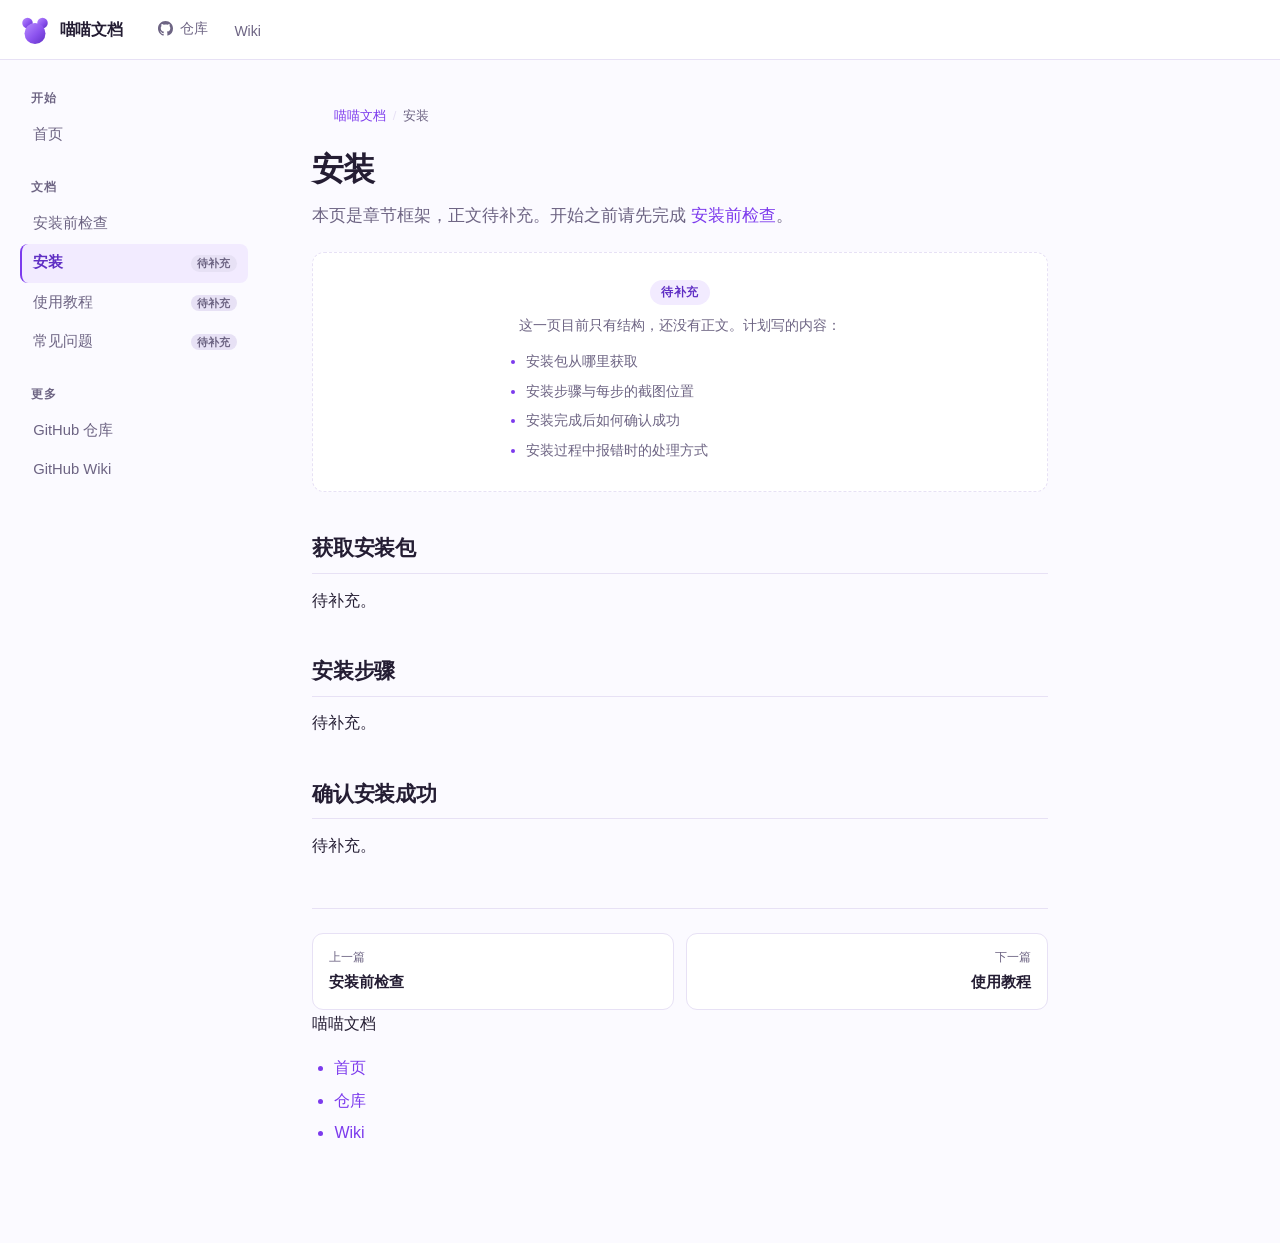
<file: website/docs/install.html>
<!DOCTYPE html>
<html lang="zh-CN">
<head>
<meta charset="utf-8">
<meta name="viewport" content="width=device-width, initial-scale=1">
<title>安装 · 喵喵文档</title>
<meta name="description" content="喵喵的安装步骤。本页为框架占位，内容待补充。">
<link rel="icon" type="image/svg+xml" href="/favicon.svg">
<link rel="stylesheet" href="/assets/css/style.css">
</head>
<body>

<header class="topbar">
  <button class="nav-toggle" type="button" aria-expanded="false" aria-controls="sidebar" aria-label="切换导航">
    <svg viewBox="0 0 24 24" fill="none" stroke="currentColor" stroke-width="2" stroke-linecap="round" aria-hidden="true">
      <path d="M4 7h16M4 12h16M4 17h16"/>
    </svg>
  </button>
  <a class="brand" href="/">
    <img src="/assets/img/miaomiao.svg" alt="" width="30" height="30">
    <span>喵喵文档</span>
  </a>
  <div class="topbar-spacer"></div>
  <nav class="topbar-links" aria-label="外部链接">
    <a class="ghost-link" href="https://github.com/pikanyanya/Miaomiao-Document" rel="noopener">
      <svg viewBox="0 0 16 16" width="15" height="15" fill="currentColor" aria-hidden="true"><path d="M8 0C3.58 0 0 3.58 0 8c0 3.54 2.29 6.53 5.47 7.59.4.07.55-.17.55-.38 0-.19-.01-.82-.01-1.49-2.01.37-2.53-.49-2.69-.94-.09-.23-.48-.94-.82-1.13-.28-.15-.68-.52-.01-.53.63-.01 1.08.58 1.23.82.72 1.21 1.87.87 2.33.66.07-.52.28-.87.51-1.07-1.78-.2-3.64-.89-3.64-3.95 0-.87.31-1.59.82-2.15-.08-.2-.36-1.02.08-2.12 0 0 .67-.21 2.2.82a7.4 7.4 0 0 1 2-.27c.68 0 1.36.09 2 .27 1.53-1.04 2.2-.82 2.2-.82.44 1.1.16 1.92.08 2.12.51.56.82 1.27.82 2.15 0 3.07-1.87 3.75-3.65 3.95.29.25.54.73.54 1.48 0 1.07-.01 1.93-.01 2.2 0 .21.15.46.55.38A8.01 8.01 0 0 0 16 8c0-4.42-3.58-8-8-8Z"/></svg>
      仓库
    </a>
    <a class="ghost-link" href="https://github.com/pikanyanya/Miaomiao-Document/wiki" rel="noopener">Wiki</a>
  </nav>
</header>

<div class="scrim"></div>

<div class="layout">
  <nav class="sidebar" id="sidebar" aria-label="文档导航">
    <div class="side-group">
      <p class="side-title">开始</p>
      <a class="side-link" href="/">首页</a>
    </div>
    <div class="side-group">
      <p class="side-title">文档</p>
      <a class="side-link" href="/docs/prerequisites.html">安装前检查</a>
      <a class="side-link" href="/docs/install.html" aria-current="page">安装<span class="side-badge">待补充</span></a>
      <a class="side-link" href="/docs/usage.html">使用教程<span class="side-badge">待补充</span></a>
      <a class="side-link" href="/docs/faq.html">常见问题<span class="side-badge">待补充</span></a>
    </div>
    <div class="side-group">
      <p class="side-title">更多</p>
      <a class="side-link" href="https://github.com/pikanyanya/Miaomiao-Document" rel="noopener">GitHub 仓库</a>
      <a class="side-link" href="https://github.com/pikanyanya/Miaomiao-Document/wiki" rel="noopener">GitHub Wiki</a>
    </div>
  </nav>

  <main class="content">
    <div class="doc">

      <nav class="breadcrumb" aria-label="面包屑">
        <ol>
          <li><a href="/">喵喵文档</a></li>
          <li aria-current="page">安装</li>
        </ol>
      </nav>

      <h1>安装</h1>
      <p class="lead">本页是章节框架，正文待补充。开始之前请先完成 <a href="/docs/prerequisites.html">安装前检查</a>。</p>

      <div class="todo">
        <span class="todo-tag">待补充</span>
        <p>这一页目前只有结构，还没有正文。计划写的内容：</p>
        <ul>
          <li>安装包从哪里获取</li>
          <li>安装步骤与每步的截图位置</li>
          <li>安装完成后如何确认成功</li>
          <li>安装过程中报错时的处理方式</li>
        </ul>
      </div>

      <h2 id="get">获取安装包</h2>
      <p>待补充。</p>

      <h2 id="steps">安装步骤</h2>
      <p>待补充。</p>

      <h2 id="verify">确认安装成功</h2>
      <p>待补充。</p>

      <nav class="pager" aria-label="分页">
        <a class="prev" href="/docs/prerequisites.html"><span>上一篇</span><strong>安装前检查</strong></a>
        <a class="next" href="/docs/usage.html"><span>下一篇</span><strong>使用教程</strong></a>
      </nav>

      <footer class="site-footer">
        <p>喵喵文档</p>
        <ul>
          <li><a href="/">首页</a></li>
          <li><a href="https://github.com/pikanyanya/Miaomiao-Document" rel="noopener">仓库</a></li>
          <li><a href="https://github.com/pikanyanya/Miaomiao-Document/wiki" rel="noopener">Wiki</a></li>
        </ul>
      </footer>

    </div>
  </main>
</div>

<script src="/assets/js/main.js"></script>
</body>
</html>
</file>
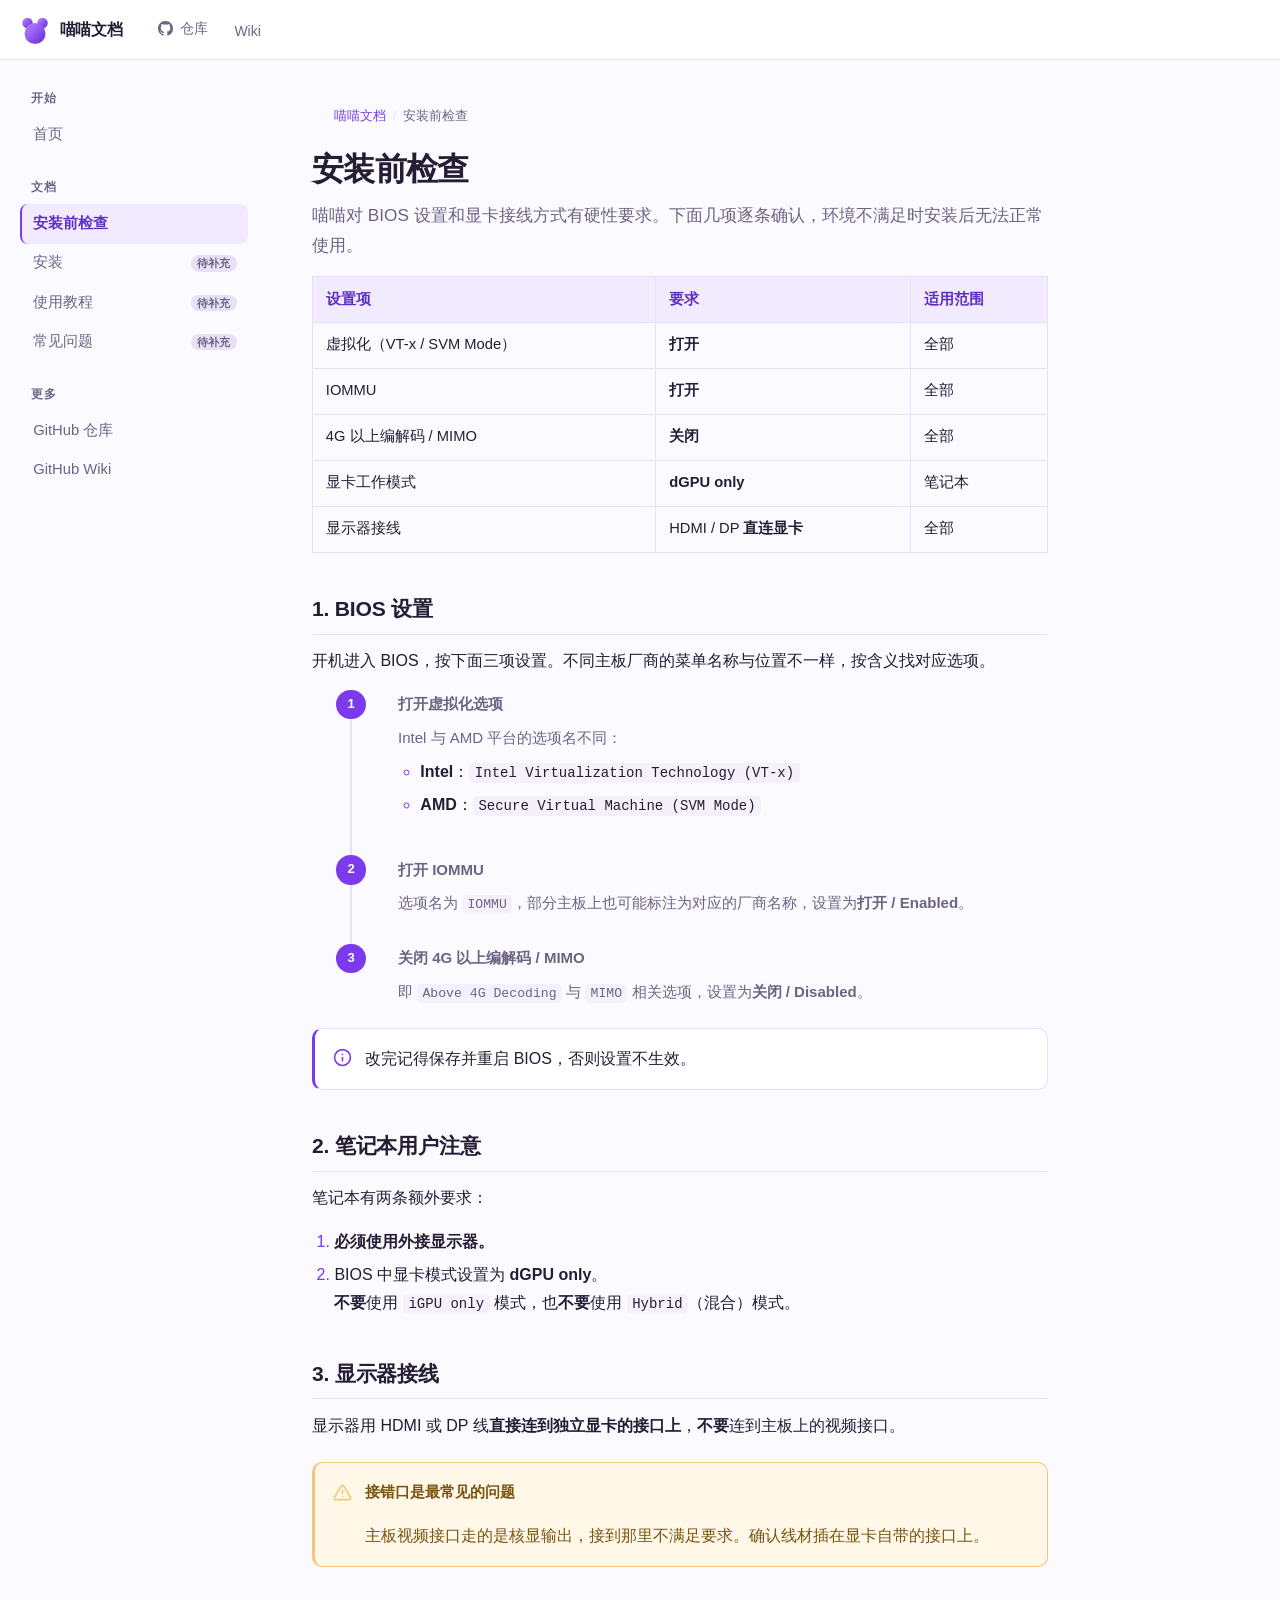
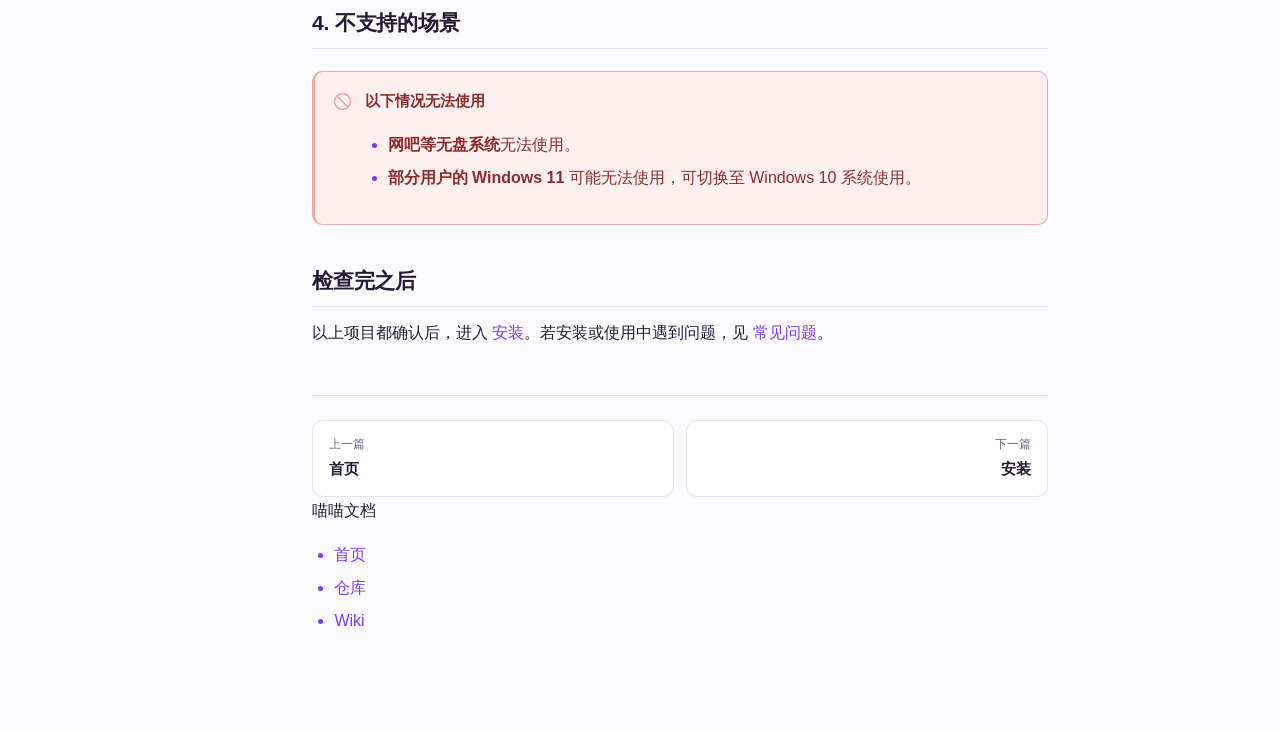
<file: website/docs/prerequisites.html>
<!DOCTYPE html>
<html lang="zh-CN">
<head>
<meta charset="utf-8">
<meta name="viewport" content="width=device-width, initial-scale=1">
<title>安装前检查 · 喵喵文档</title>
<meta name="description" content="喵喵安装前的 BIOS 设置、笔记本显卡模式、显示器接线要求，以及明确不支持的使用场景。">
<link rel="icon" type="image/svg+xml" href="/favicon.svg">
<link rel="stylesheet" href="/assets/css/style.css">
</head>
<body>

<header class="topbar">
  <button class="nav-toggle" type="button" aria-expanded="false" aria-controls="sidebar" aria-label="切换导航">
    <svg viewBox="0 0 24 24" fill="none" stroke="currentColor" stroke-width="2" stroke-linecap="round" aria-hidden="true">
      <path d="M4 7h16M4 12h16M4 17h16"/>
    </svg>
  </button>
  <a class="brand" href="/">
    <img src="/assets/img/miaomiao.svg" alt="" width="30" height="30">
    <span>喵喵文档</span>
  </a>
  <div class="topbar-spacer"></div>
  <nav class="topbar-links" aria-label="外部链接">
    <a class="ghost-link" href="https://github.com/pikanyanya/Miaomiao-Document" rel="noopener">
      <svg viewBox="0 0 16 16" width="15" height="15" fill="currentColor" aria-hidden="true"><path d="M8 0C3.58 0 0 3.58 0 8c0 3.54 2.29 6.53 5.47 7.59.4.07.55-.17.55-.38 0-.19-.01-.82-.01-1.49-2.01.37-2.53-.49-2.69-.94-.09-.23-.48-.94-.82-1.13-.28-.15-.68-.52-.01-.53.63-.01 1.08.58 1.23.82.72 1.21 1.87.87 2.33.66.07-.52.28-.87.51-1.07-1.78-.2-3.64-.89-3.64-3.95 0-.87.31-1.59.82-2.15-.08-.2-.36-1.02.08-2.12 0 0 .67-.21 2.2.82a7.4 7.4 0 0 1 2-.27c.68 0 1.36.09 2 .27 1.53-1.04 2.2-.82 2.2-.82.44 1.1.16 1.92.08 2.12.51.56.82 1.27.82 2.15 0 3.07-1.87 3.75-3.65 3.95.29.25.54.73.54 1.48 0 1.07-.01 1.93-.01 2.2 0 .21.15.46.55.38A8.01 8.01 0 0 0 16 8c0-4.42-3.58-8-8-8Z"/></svg>
      仓库
    </a>
    <a class="ghost-link" href="https://github.com/pikanyanya/Miaomiao-Document/wiki" rel="noopener">Wiki</a>
  </nav>
</header>

<div class="scrim"></div>

<div class="layout">
  <nav class="sidebar" id="sidebar" aria-label="文档导航">
    <div class="side-group">
      <p class="side-title">开始</p>
      <a class="side-link" href="/">首页</a>
    </div>
    <div class="side-group">
      <p class="side-title">文档</p>
      <a class="side-link" href="/docs/prerequisites.html" aria-current="page">安装前检查</a>
      <a class="side-link" href="/docs/install.html">安装<span class="side-badge">待补充</span></a>
      <a class="side-link" href="/docs/usage.html">使用教程<span class="side-badge">待补充</span></a>
      <a class="side-link" href="/docs/faq.html">常见问题<span class="side-badge">待补充</span></a>
    </div>
    <div class="side-group">
      <p class="side-title">更多</p>
      <a class="side-link" href="https://github.com/pikanyanya/Miaomiao-Document" rel="noopener">GitHub 仓库</a>
      <a class="side-link" href="https://github.com/pikanyanya/Miaomiao-Document/wiki" rel="noopener">GitHub Wiki</a>
    </div>
  </nav>

  <main class="content">
    <div class="doc">

      <nav class="breadcrumb" aria-label="面包屑">
        <ol>
          <li><a href="/">喵喵文档</a></li>
          <li aria-current="page">安装前检查</li>
        </ol>
      </nav>

      <h1>安装前检查</h1>
      <p class="lead">喵喵对 BIOS 设置和显卡接线方式有硬性要求。下面几项逐条确认，环境不满足时安装后无法正常使用。</p>

      <div class="table-wrap">
        <table>
          <caption class="sr-only" hidden>设置项速查</caption>
          <thead>
            <tr><th>设置项</th><th>要求</th><th>适用范围</th></tr>
          </thead>
          <tbody>
            <tr><td>虚拟化（VT-x / SVM Mode）</td><td><strong>打开</strong></td><td>全部</td></tr>
            <tr><td>IOMMU</td><td><strong>打开</strong></td><td>全部</td></tr>
            <tr><td>4G 以上编解码 / MIMO</td><td><strong>关闭</strong></td><td>全部</td></tr>
            <tr><td>显卡工作模式</td><td><strong>dGPU only</strong></td><td>笔记本</td></tr>
            <tr><td>显示器接线</td><td>HDMI / DP <strong>直连显卡</strong></td><td>全部</td></tr>
          </tbody>
        </table>
      </div>

      <h2 id="bios">1. BIOS 设置</h2>
      <p>开机进入 BIOS，按下面三项设置。不同主板厂商的菜单名称与位置不一样，按含义找对应选项。</p>

      <ol class="steps">
        <li>
          <p class="step-title">打开虚拟化选项</p>
          <p>Intel 与 AMD 平台的选项名不同：</p>
          <ul>
            <li><strong>Intel</strong>：<code>Intel Virtualization Technology (VT-x)</code></li>
            <li><strong>AMD</strong>：<code>Secure Virtual Machine (SVM Mode)</code></li>
          </ul>
        </li>
        <li>
          <p class="step-title">打开 IOMMU</p>
          <p>选项名为 <code>IOMMU</code>，部分主板上也可能标注为对应的厂商名称，设置为<strong>打开 / Enabled</strong>。</p>
        </li>
        <li>
          <p class="step-title">关闭 4G 以上编解码 / MIMO</p>
          <p>即 <code>Above 4G Decoding</code> 与 <code>MIMO</code> 相关选项，设置为<strong>关闭 / Disabled</strong>。</p>
        </li>
      </ol>

      <div class="callout callout--info">
        <svg viewBox="0 0 24 24" fill="none" stroke="currentColor" stroke-width="2" stroke-linecap="round" stroke-linejoin="round" aria-hidden="true"><circle cx="12" cy="12" r="10"/><path d="M12 16v-4M12 8h.01"/></svg>
        <div class="callout-body">
          <p>改完记得保存并重启 BIOS，否则设置不生效。</p>
        </div>
      </div>

      <h2 id="laptop">2. 笔记本用户注意</h2>
      <p>笔记本有两条额外要求：</p>
      <ol>
        <li><strong>必须使用外接显示器。</strong></li>
        <li>BIOS 中显卡模式设置为 <strong>dGPU only</strong>。<br>
          <strong>不要</strong>使用 <code>iGPU only</code> 模式，也<strong>不要</strong>使用 <code>Hybrid</code>（混合）模式。</li>
      </ol>

      <h2 id="cable">3. 显示器接线</h2>
      <p>显示器用 HDMI 或 DP 线<strong>直接连到独立显卡的接口上</strong>，<strong>不要</strong>连到主板上的视频接口。</p>

      <div class="callout callout--warn">
        <svg viewBox="0 0 24 24" fill="none" stroke="currentColor" stroke-width="2" stroke-linecap="round" stroke-linejoin="round" aria-hidden="true"><path d="M10.29 3.86 1.82 18a2 2 0 0 0 1.71 3h16.94a2 2 0 0 0 1.71-3L13.71 3.86a2 2 0 0 0-3.42 0Z"/><path d="M12 9v4M12 17h.01"/></svg>
        <div class="callout-body">
          <p class="callout-title">接错口是最常见的问题</p>
          <p>主板视频接口走的是核显输出，接到那里不满足要求。确认线材插在显卡自带的接口上。</p>
        </div>
      </div>

      <h2 id="unsupported">4. 不支持的场景</h2>
      <div class="callout callout--stop">
        <svg viewBox="0 0 24 24" fill="none" stroke="currentColor" stroke-width="2" stroke-linecap="round" stroke-linejoin="round" aria-hidden="true"><circle cx="12" cy="12" r="10"/><path d="M4.93 4.93l14.14 14.14"/></svg>
        <div class="callout-body">
          <p class="callout-title">以下情况无法使用</p>
          <ul>
            <li><strong>网吧等无盘系统</strong>无法使用。</li>
            <li><strong>部分用户的 Windows 11</strong> 可能无法使用，可切换至 Windows 10 系统使用。</li>
          </ul>
        </div>
      </div>

      <h2 id="next">检查完之后</h2>
      <p>以上项目都确认后，进入 <a href="/docs/install.html">安装</a>。若安装或使用中遇到问题，见 <a href="/docs/faq.html">常见问题</a>。</p>

      <nav class="pager" aria-label="分页">
        <a class="prev" href="/"><span>上一篇</span><strong>首页</strong></a>
        <a class="next" href="/docs/install.html"><span>下一篇</span><strong>安装</strong></a>
      </nav>

      <footer class="site-footer">
        <p>喵喵文档</p>
        <ul>
          <li><a href="/">首页</a></li>
          <li><a href="https://github.com/pikanyanya/Miaomiao-Document" rel="noopener">仓库</a></li>
          <li><a href="https://github.com/pikanyanya/Miaomiao-Document/wiki" rel="noopener">Wiki</a></li>
        </ul>
      </footer>

    </div>
  </main>
</div>

<script src="/assets/js/main.js"></script>
</body>
</html>
</file>
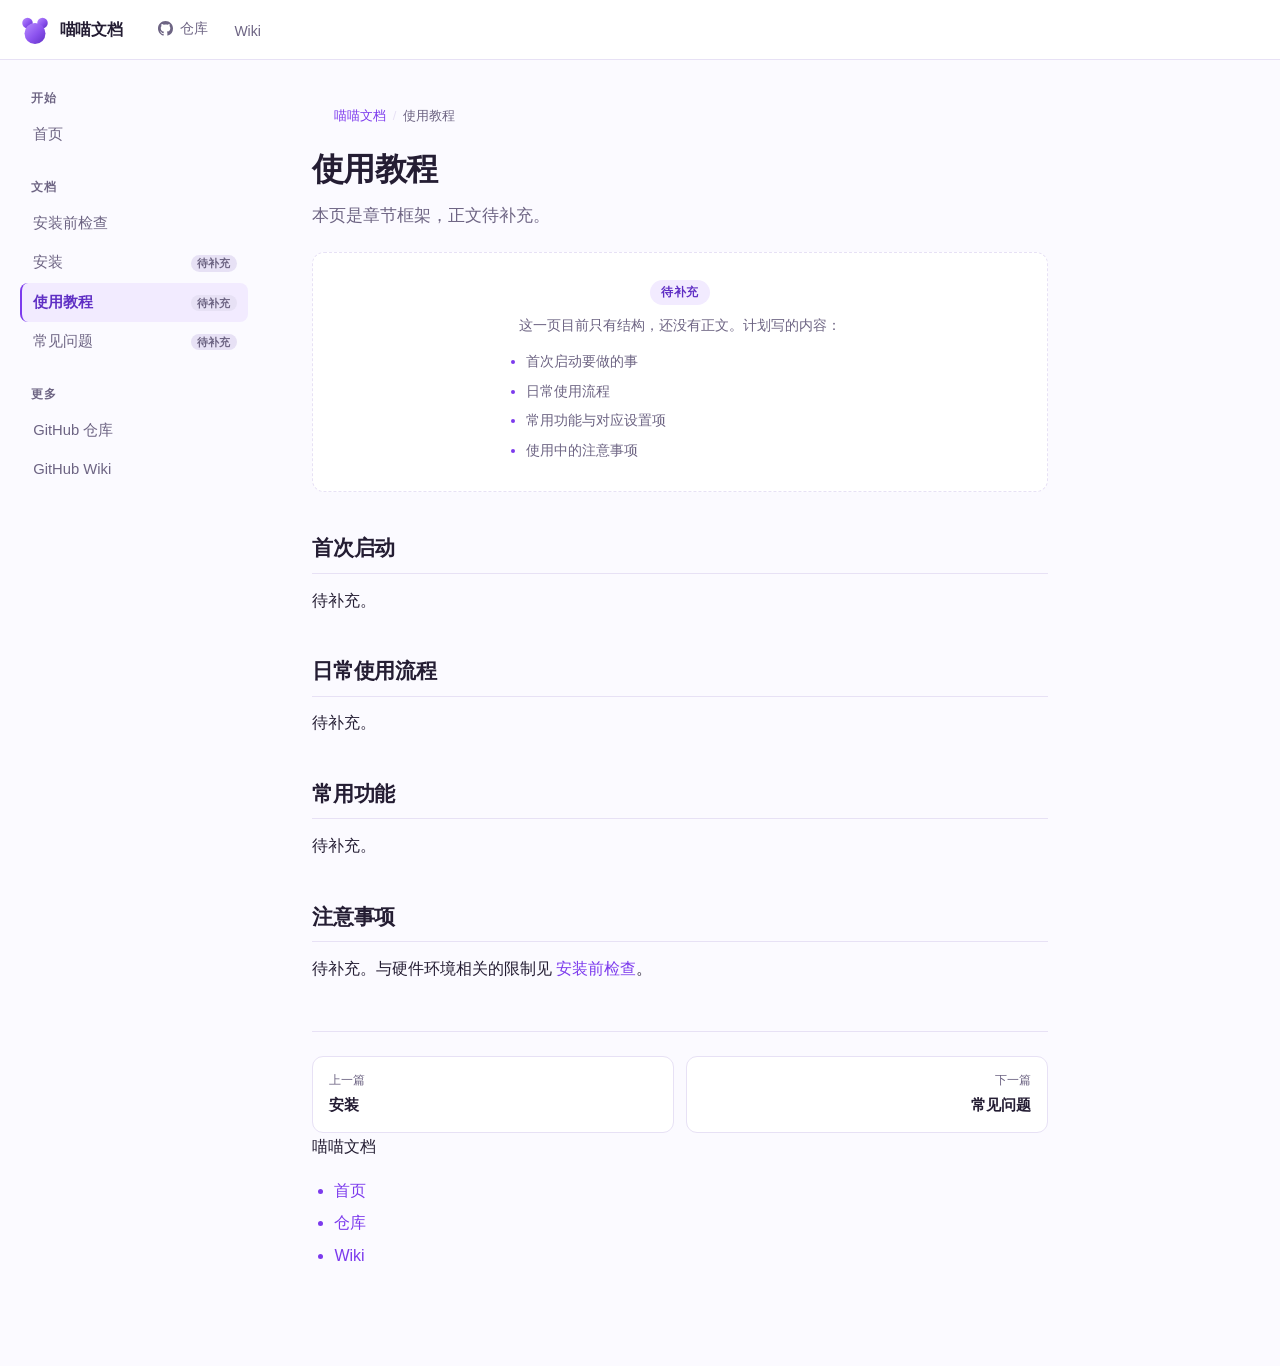
<file: website/docs/usage.html>
<!DOCTYPE html>
<html lang="zh-CN">
<head>
<meta charset="utf-8">
<meta name="viewport" content="width=device-width, initial-scale=1">
<title>使用教程 · 喵喵文档</title>
<meta name="description" content="喵喵的日常使用教程。本页为框架占位，内容待补充。">
<link rel="icon" type="image/svg+xml" href="/favicon.svg">
<link rel="stylesheet" href="/assets/css/style.css">
</head>
<body>

<header class="topbar">
  <button class="nav-toggle" type="button" aria-expanded="false" aria-controls="sidebar" aria-label="切换导航">
    <svg viewBox="0 0 24 24" fill="none" stroke="currentColor" stroke-width="2" stroke-linecap="round" aria-hidden="true">
      <path d="M4 7h16M4 12h16M4 17h16"/>
    </svg>
  </button>
  <a class="brand" href="/">
    <img src="/assets/img/miaomiao.svg" alt="" width="30" height="30">
    <span>喵喵文档</span>
  </a>
  <div class="topbar-spacer"></div>
  <nav class="topbar-links" aria-label="外部链接">
    <a class="ghost-link" href="https://github.com/pikanyanya/Miaomiao-Document" rel="noopener">
      <svg viewBox="0 0 16 16" width="15" height="15" fill="currentColor" aria-hidden="true"><path d="M8 0C3.58 0 0 3.58 0 8c0 3.54 2.29 6.53 5.47 7.59.4.07.55-.17.55-.38 0-.19-.01-.82-.01-1.49-2.01.37-2.53-.49-2.69-.94-.09-.23-.48-.94-.82-1.13-.28-.15-.68-.52-.01-.53.63-.01 1.08.58 1.23.82.72 1.21 1.87.87 2.33.66.07-.52.28-.87.51-1.07-1.78-.2-3.64-.89-3.64-3.95 0-.87.31-1.59.82-2.15-.08-.2-.36-1.02.08-2.12 0 0 .67-.21 2.2.82a7.4 7.4 0 0 1 2-.27c.68 0 1.36.09 2 .27 1.53-1.04 2.2-.82 2.2-.82.44 1.1.16 1.92.08 2.12.51.56.82 1.27.82 2.15 0 3.07-1.87 3.75-3.65 3.95.29.25.54.73.54 1.48 0 1.07-.01 1.93-.01 2.2 0 .21.15.46.55.38A8.01 8.01 0 0 0 16 8c0-4.42-3.58-8-8-8Z"/></svg>
      仓库
    </a>
    <a class="ghost-link" href="https://github.com/pikanyanya/Miaomiao-Document/wiki" rel="noopener">Wiki</a>
  </nav>
</header>

<div class="scrim"></div>

<div class="layout">
  <nav class="sidebar" id="sidebar" aria-label="文档导航">
    <div class="side-group">
      <p class="side-title">开始</p>
      <a class="side-link" href="/">首页</a>
    </div>
    <div class="side-group">
      <p class="side-title">文档</p>
      <a class="side-link" href="/docs/prerequisites.html">安装前检查</a>
      <a class="side-link" href="/docs/install.html">安装<span class="side-badge">待补充</span></a>
      <a class="side-link" href="/docs/usage.html" aria-current="page">使用教程<span class="side-badge">待补充</span></a>
      <a class="side-link" href="/docs/faq.html">常见问题<span class="side-badge">待补充</span></a>
    </div>
    <div class="side-group">
      <p class="side-title">更多</p>
      <a class="side-link" href="https://github.com/pikanyanya/Miaomiao-Document" rel="noopener">GitHub 仓库</a>
      <a class="side-link" href="https://github.com/pikanyanya/Miaomiao-Document/wiki" rel="noopener">GitHub Wiki</a>
    </div>
  </nav>

  <main class="content">
    <div class="doc">

      <nav class="breadcrumb" aria-label="面包屑">
        <ol>
          <li><a href="/">喵喵文档</a></li>
          <li aria-current="page">使用教程</li>
        </ol>
      </nav>

      <h1>使用教程</h1>
      <p class="lead">本页是章节框架，正文待补充。</p>

      <div class="todo">
        <span class="todo-tag">待补充</span>
        <p>这一页目前只有结构，还没有正文。计划写的内容：</p>
        <ul>
          <li>首次启动要做的事</li>
          <li>日常使用流程</li>
          <li>常用功能与对应设置项</li>
          <li>使用中的注意事项</li>
        </ul>
      </div>

      <h2 id="first-run">首次启动</h2>
      <p>待补充。</p>

      <h2 id="daily">日常使用流程</h2>
      <p>待补充。</p>

      <h2 id="features">常用功能</h2>
      <p>待补充。</p>

      <h2 id="notes">注意事项</h2>
      <p>待补充。与硬件环境相关的限制见 <a href="/docs/prerequisites.html">安装前检查</a>。</p>

      <nav class="pager" aria-label="分页">
        <a class="prev" href="/docs/install.html"><span>上一篇</span><strong>安装</strong></a>
        <a class="next" href="/docs/faq.html"><span>下一篇</span><strong>常见问题</strong></a>
      </nav>

      <footer class="site-footer">
        <p>喵喵文档</p>
        <ul>
          <li><a href="/">首页</a></li>
          <li><a href="https://github.com/pikanyanya/Miaomiao-Document" rel="noopener">仓库</a></li>
          <li><a href="https://github.com/pikanyanya/Miaomiao-Document/wiki" rel="noopener">Wiki</a></li>
        </ul>
      </footer>

    </div>
  </main>
</div>

<script src="/assets/js/main.js"></script>
</body>
</html>
</file>
<file: assets/css/style.css>
:root {
  --bg: #fbfaff;
  --surface: #ffffff;
  --border: #e7e1f5;
  --text: #241d33;
  --muted: #6d6483;
  --accent: #7c3aed;
  --accent-soft: #f2ebff;
  --accent-strong: #5f2fc4;
  --warn-bg: #fff7e8;
  --warn-border: #f0c878;
  --warn-text: #7a5410;
  --stop-bg: #fff0f0;
  --stop-border: #f0a8a8;
  --stop-text: #8c2b2b;
  --code-bg: #f4f1fb;
  --shadow: 0 1px 2px rgba(36, 29, 51, .05), 0 8px 24px rgba(36, 29, 51, .06);
  --sidebar-w: 264px;
}

@media (prefers-color-scheme: dark) {
  :root {
    --bg: #14101c;
    --surface: #1c1726;
    --border: #2e2740;
    --text: #ece8f5;
    --muted: #a29ab8;
    --accent: #b98cff;
    --accent-soft: #2a2140;
    --accent-strong: #c9a4ff;
    --warn-bg: #2b2314;
    --warn-border: #6b5320;
    --warn-text: #f0d49a;
    --stop-bg: #2d1818;
    --stop-border: #6e3232;
    --stop-text: #f2b4b4;
    --code-bg: #241d33;
    --shadow: 0 1px 2px rgba(0, 0, 0, .3), 0 8px 24px rgba(0, 0, 0, .28);
  }
}

* { box-sizing: border-box; }

html { -webkit-text-size-adjust: 100%; scroll-behavior: smooth; }

body {
  margin: 0;
  background: var(--bg);
  color: var(--text);
  font-family: -apple-system, BlinkMacSystemFont, "Segoe UI", "PingFang SC",
    "Hiragino Sans GB", "Microsoft YaHei", "Noto Sans SC", sans-serif;
  font-size: 16px;
  line-height: 1.75;
}

a { color: var(--accent); text-decoration: none; }
a:hover { text-decoration: underline; }

code, kbd, pre {
  font-family: ui-monospace, SFMono-Regular, "SF Mono", Menlo, Consolas, monospace;
  font-size: .875em;
}

code { background: var(--code-bg); padding: .15em .4em; border-radius: 5px; }

/* ---------- top bar ---------- */
.topbar {
  position: sticky;
  top: 0;
  z-index: 30;
  display: flex;
  align-items: center;
  gap: .75rem;
  height: 60px;
  padding: 0 1.25rem;
  background: color-mix(in srgb, var(--surface) 88%, transparent);
  backdrop-filter: blur(10px);
  border-bottom: 1px solid var(--border);
}

.brand {
  display: flex;
  align-items: center;
  gap: .6rem;
  font-weight: 650;
  color: var(--text);
  letter-spacing: -.01em;
}
.brand:hover { text-decoration: none; }
.brand img { width: 30px; height: 30px; display: block; }

.ghost-link {
  display: inline-flex;
  align-items: center;
  gap: .4rem;
  padding: .35rem .7rem;
  border-radius: 8px;
  color: var(--muted);
  font-size: .875rem;
  font-weight: 500;
}
.ghost-link:hover { background: var(--accent-soft); color: var(--accent); text-decoration: none; }

.nav-toggle {
  display: none;
  width: 38px;
  height: 38px;
  padding: 0;
  border: 1px solid var(--border);
  border-radius: 9px;
  background: var(--surface);
  color: var(--text);
  cursor: pointer;
  align-items: center;
  justify-content: center;
}
.nav-toggle svg { width: 18px; height: 18px; }

/* ---------- layout ---------- */
.layout { display: flex; align-items: flex-start; max-width: 1360px; margin: 0 auto; }

.sidebar {
  position: sticky;
  top: 60px;
  flex: 0 0 var(--sidebar-w);
  width: var(--sidebar-w);
  max-height: calc(100vh - 60px);
  overflow-y: auto;
  padding: 1.75rem 1rem 3rem 1.25rem;
}

.side-group + .side-group { margin-top: 1.4rem; }

.side-title {
  margin: 0 0 .45rem;
  padding-left: .7rem;
  font-size: .72rem;
  font-weight: 700;
  letter-spacing: .09em;
  text-transform: uppercase;
  color: var(--muted);
}

.side-link {
  display: flex;
  align-items: center;
  gap: .5rem;
  padding: .42rem .7rem;
  border-radius: 8px;
  border-left: 2px solid transparent;
  color: var(--muted);
  font-size: .925rem;
}
.side-link:hover { background: var(--accent-soft); color: var(--accent); text-decoration: none; }
.side-link[aria-current="page"] {
  background: var(--accent-soft);
  border-left-color: var(--accent);
  color: var(--accent-strong);
  font-weight: 600;
}

.side-badge {
  margin-left: auto;
  padding: 0 .4rem;
  border-radius: 999px;
  background: var(--border);
  color: var(--muted);
  font-size: .68rem;
  font-weight: 600;
  line-height: 1.5;
  white-space: nowrap;
}

.content {
  flex: 1 1 auto;
  min-width: 0;
  padding: 2.5rem 3rem 5rem;
}

/* ---------- prose ---------- */
.doc { max-width: 46rem; }

.breadcrumb { margin: 0 0 1rem; font-size: .82rem; color: var(--muted); }
.breadcrumb ol { display: flex; flex-wrap: wrap; gap: .4rem; margin: 0; padding: 0; list-style: none; }
.breadcrumb li + li::before { content: "/"; margin-right: .4rem; color: var(--border); }

.doc h1 { margin: 0 0 .6rem; font-size: 2rem; line-height: 1.3; letter-spacing: -.02em; }
.doc h2 {
  margin: 2.4rem 0 .8rem;
  padding-bottom: .35rem;
  border-bottom: 1px solid var(--border);
  font-size: 1.32rem;
  letter-spacing: -.01em;
}
.doc h3 { margin: 1.6rem 0 .5rem; font-size: 1.06rem; }
.doc p { margin: 0 0 1rem; }
.doc ul, .doc ol { margin: 0 0 1rem; padding-left: 1.4rem; }
.doc li { margin: .3rem 0; }
.doc li::marker { color: var(--accent); }

.lead { font-size: 1.075rem; color: var(--muted); margin-bottom: 1.75rem; }

strong { font-weight: 650; }

/* ---------- hero ---------- */
.hero {
  display: flex;
  align-items: center;
  gap: 2rem;
  padding: 2.5rem 0 2rem;
}
.hero-mark { flex: 0 0 auto; width: 108px; height: 108px; }
.hero-mark svg { width: 100%; height: 100%; display: block; }
.hero-text h1 { margin: 0 0 .5rem; font-size: 2.3rem; line-height: 1.2; letter-spacing: -.025em; }
.hero-text p { margin: 0; color: var(--muted); font-size: 1.05rem; max-width: 34rem; }

/* ---------- cards ---------- */
.cards {
  display: grid;
  grid-template-columns: repeat(auto-fit, minmax(228px, 1fr));
  gap: 1rem;
  margin: 0 0 2rem;
}

.card {
  display: block;
  padding: 1.15rem 1.2rem 1.25rem;
  background: var(--surface);
  border: 1px solid var(--border);
  border-radius: 14px;
  box-shadow: var(--shadow);
  color: var(--text);
  transition: transform .15s ease, border-color .15s ease;
}
.card:hover { transform: translateY(-2px); border-color: var(--accent); text-decoration: none; }
.card-ico {
  display: grid;
  place-items: center;
  width: 34px;
  height: 34px;
  margin-bottom: .7rem;
  border-radius: 9px;
  background: var(--accent-soft);
  color: var(--accent);
}
.card-ico svg { width: 18px; height: 18px; }
.card h3 { margin: 0 0 .3rem; font-size: 1rem; }
.card p { margin: 0; font-size: .875rem; color: var(--muted); line-height: 1.6; }
.card .todo-flag {
  display: inline-block;
  margin-top: .6rem;
  font-size: .72rem;
  font-weight: 600;
  color: var(--muted);
  background: var(--code-bg);
  border-radius: 999px;
  padding: .05rem .55rem;
}

/* ---------- callouts ---------- */
.callout {
  display: flex;
  gap: .8rem;
  margin: 1.4rem 0;
  padding: 1rem 1.15rem;
  border: 1px solid var(--border);
  border-left-width: 3px;
  border-radius: 10px;
  background: var(--surface);
}
.callout > svg { flex: 0 0 auto; width: 19px; height: 19px; margin-top: .22rem; }
.callout-body { min-width: 0; }
.callout-body p:last-child { margin-bottom: 0; }
.callout-title { margin: 0 0 .25rem; font-size: .95rem; font-weight: 650; }

.callout--warn { background: var(--warn-bg); border-color: var(--warn-border); border-left-color: var(--warn-border); color: var(--warn-text); }
.callout--warn svg { color: var(--warn-border); }
.callout--stop { background: var(--stop-bg); border-color: var(--stop-border); border-left-color: var(--stop-border); color: var(--stop-text); }
.callout--stop svg { color: var(--stop-border); }
.callout--info { border-left-color: var(--accent); }
.callout--info svg { color: var(--accent); }
.callout strong { color: inherit; }

/* ---------- steps ---------- */
.steps { counter-reset: step; margin: 0 0 1.5rem; padding: 0; list-style: none; }
.steps > li {
  counter-increment: step;
  position: relative;
  padding: 0 0 1.35rem 2.9rem;
  border-left: 2px solid var(--border);
  margin: 0 0 0 .95rem;
}
.steps > li:last-child { border-left-color: transparent; padding-bottom: 0; }
.steps > li::before {
  content: counter(step);
  position: absolute;
  left: -.95rem;
  top: -.1rem;
  display: grid;
  place-items: center;
  width: 1.85rem;
  height: 1.85rem;
  border-radius: 50%;
  background: var(--accent);
  color: #fff;
  font-size: .82rem;
  font-weight: 700;
}
.step-title { margin: .1rem 0 .3rem; font-size: 1.02rem; font-weight: 650; }
.steps p { margin: 0 0 .45rem; color: var(--muted); font-size: .94rem; }

/* ---------- todo placeholder ---------- */
.todo {
  margin: 1.4rem 0;
  padding: 1.5rem 1.4rem;
  border: 1.5px dashed var(--border);
  border-radius: 12px;
  background: var(--surface);
  text-align: center;
  color: var(--muted);
}
.todo-tag {
  display: inline-block;
  margin-bottom: .5rem;
  padding: .12rem .7rem;
  border-radius: 999px;
  background: var(--accent-soft);
  color: var(--accent-strong);
  font-size: .74rem;
  font-weight: 700;
  letter-spacing: .05em;
}
.todo p { margin: 0; font-size: .9rem; }
.todo ul { margin: .7rem auto 0; max-width: 22rem; text-align: left; font-size: .88rem; }

/* ---------- table ---------- */
.table-wrap { overflow-x: auto; margin: 0 0 1.5rem; }
table { width: 100%; border-collapse: collapse; font-size: .92rem; }
th, td { padding: .6rem .8rem; border: 1px solid var(--border); text-align: left; vertical-align: top; }
th { background: var(--accent-soft); color: var(--accent-strong); font-weight: 650; white-space: nowrap; }

/* ---------- pager + footer ---------- */
.pager {
  display: flex;
  gap: .8rem;
  margin-top: 3rem;
  padding-top: 1.5rem;
  border-top: 1px solid var(--border);
}
.pager a {
  flex: 1 1 0;
  padding: .8rem 1rem;
  border: 1px solid var(--border);
  border-radius: 11px;
  background: var(--surface);
  color: var(--text);
}
.pager a:hover { border-color: var(--accent); text-decoration: none; }
.pager span { display: block; font-size: .75rem; color: var(--muted); }
.pager strong { font-size: .95rem; font-weight: 600; }
.pager .next { text-align: right; }

/* ---------- responsive ---------- */
.scrim {
  position: fixed;
  inset: 60px 0 0;
  z-index: 19;
  background: rgba(20, 16, 28, .45);
  opacity: 0;
  pointer-events: none;
  transition: opacity .2s ease;
}

@media (max-width: 900px) {
  .nav-toggle { display: inline-flex; }
  .content { padding: 1.75rem 1.25rem 4rem; }
  .sidebar {
    position: fixed;
    top: 60px;
    left: 0;
    z-index: 20;
    width: min(84vw, var(--sidebar-w));
    flex-basis: auto;
    max-height: calc(100vh - 60px);
    background: var(--surface);
    border-right: 1px solid var(--border);
    box-shadow: var(--shadow);
    transform: translateX(-102%);
    transition: transform .22s ease;
  }
  body.nav-open .sidebar { transform: none; }
  body.nav-open .scrim { opacity: 1; pointer-events: auto; }
  .hero { flex-direction: column; align-items: flex-start; gap: 1rem; padding-top: 1.5rem; }
  .hero-mark { width: 76px; height: 76px; }
  .hero-text h1 { font-size: 1.85rem; }
  .doc h1 { font-size: 1.6rem; }
  .pager { flex-direction: column; }
  .pager .next { text-align: left; }
}

@media (prefers-reduced-motion: reduce) {
  html { scroll-behavior: auto; }
  * { transition: none !important; }
}
</file>
